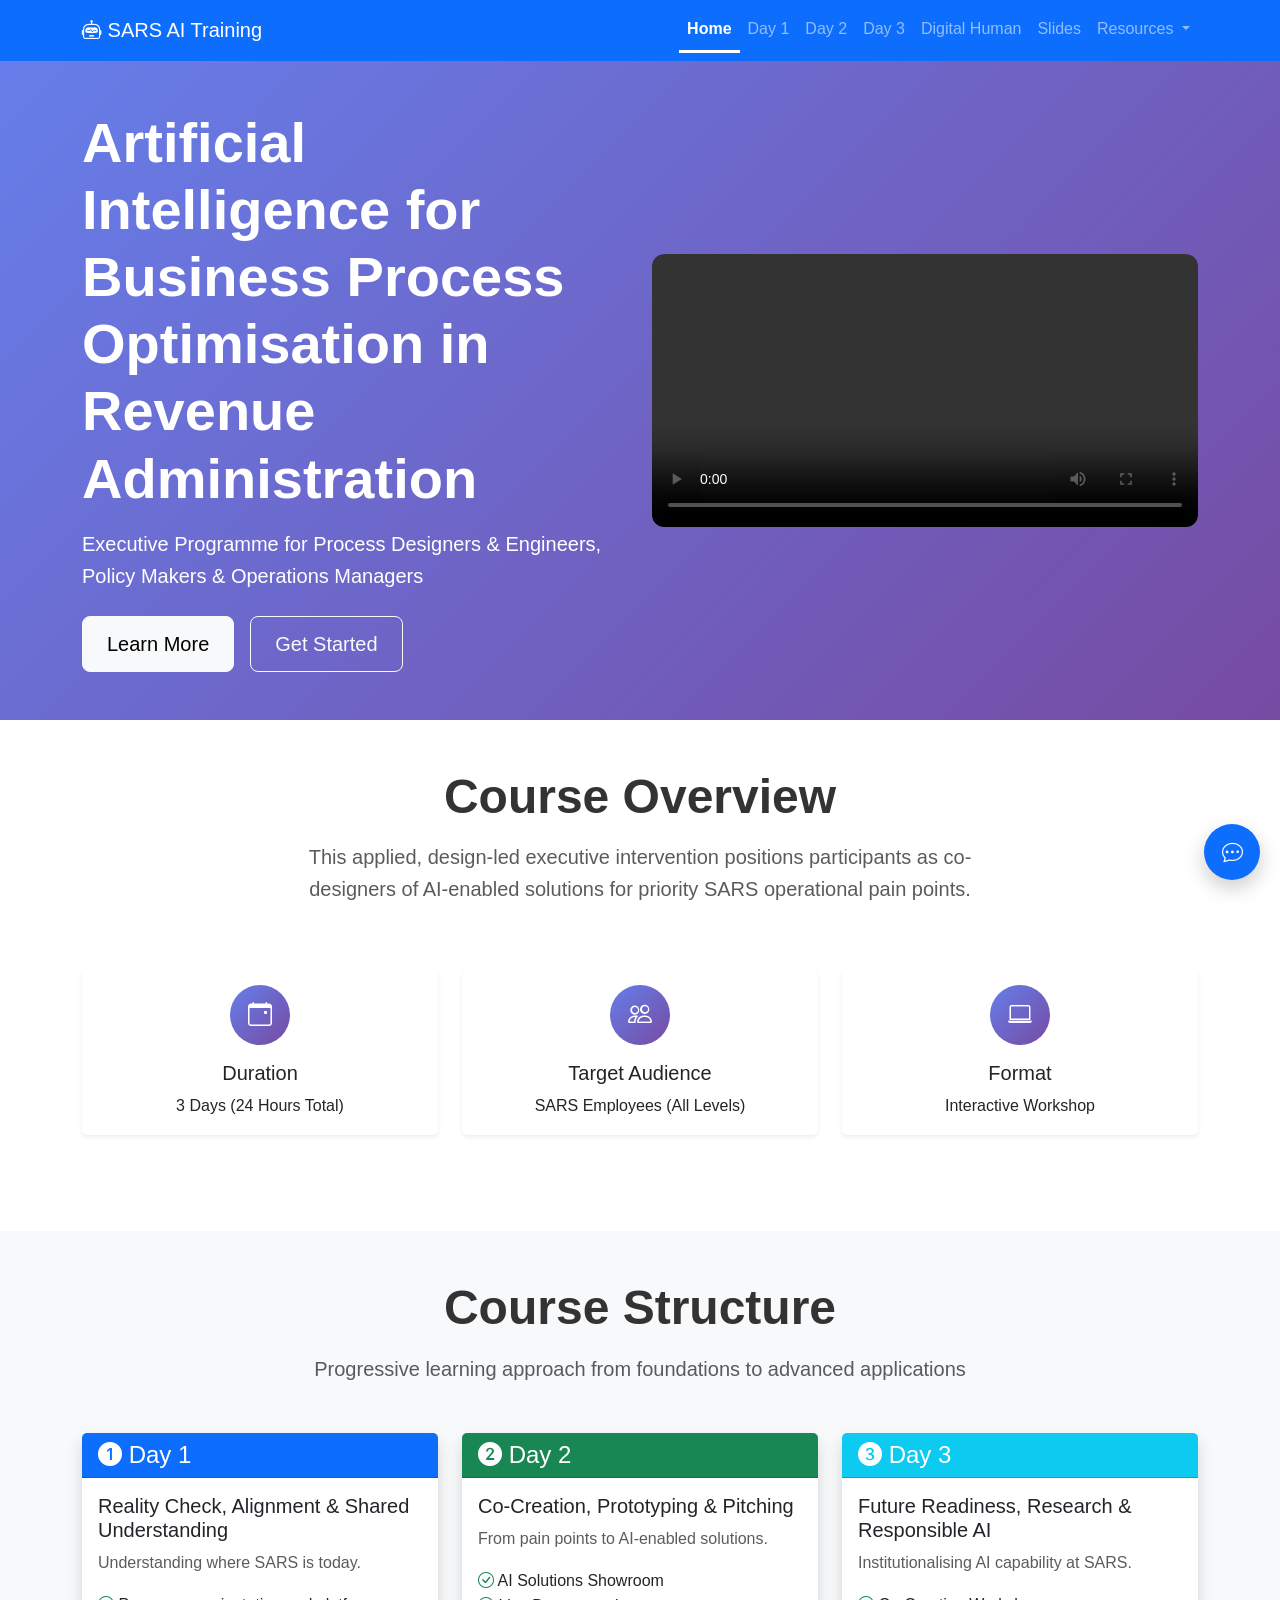
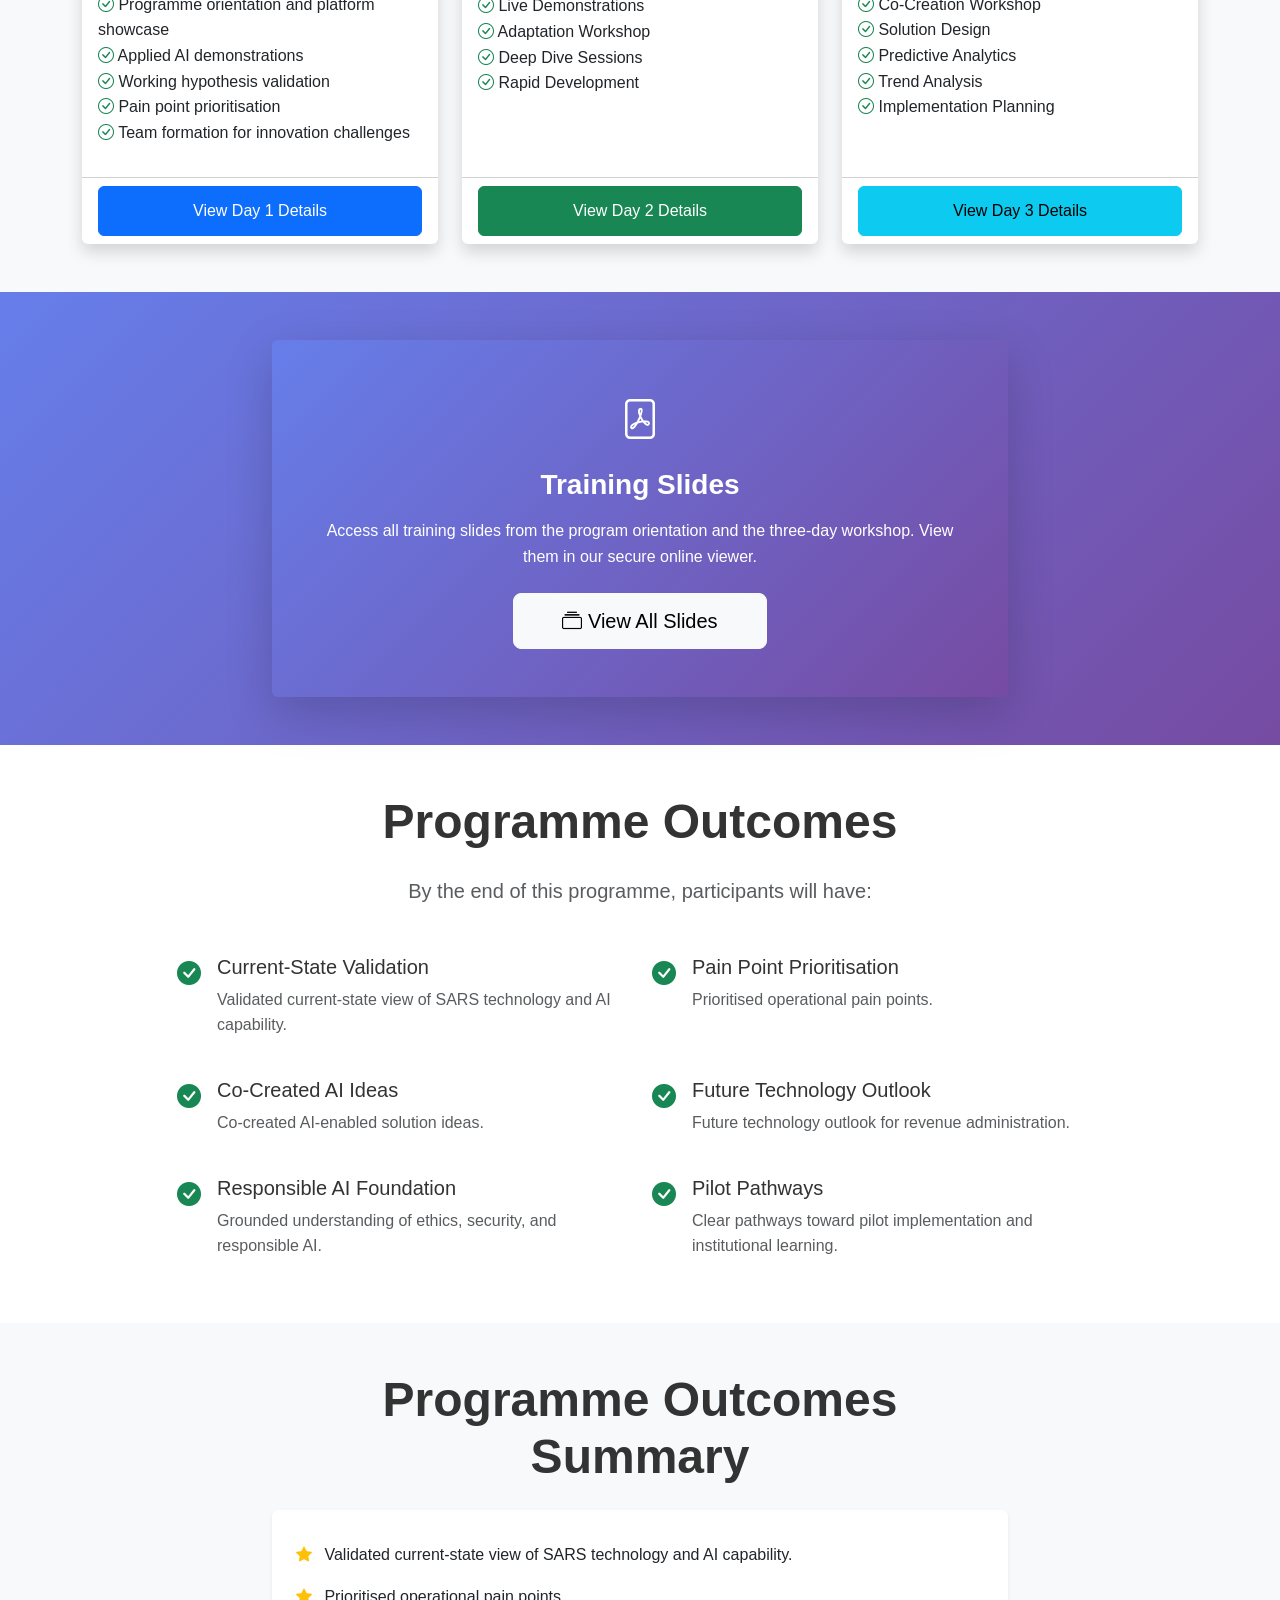
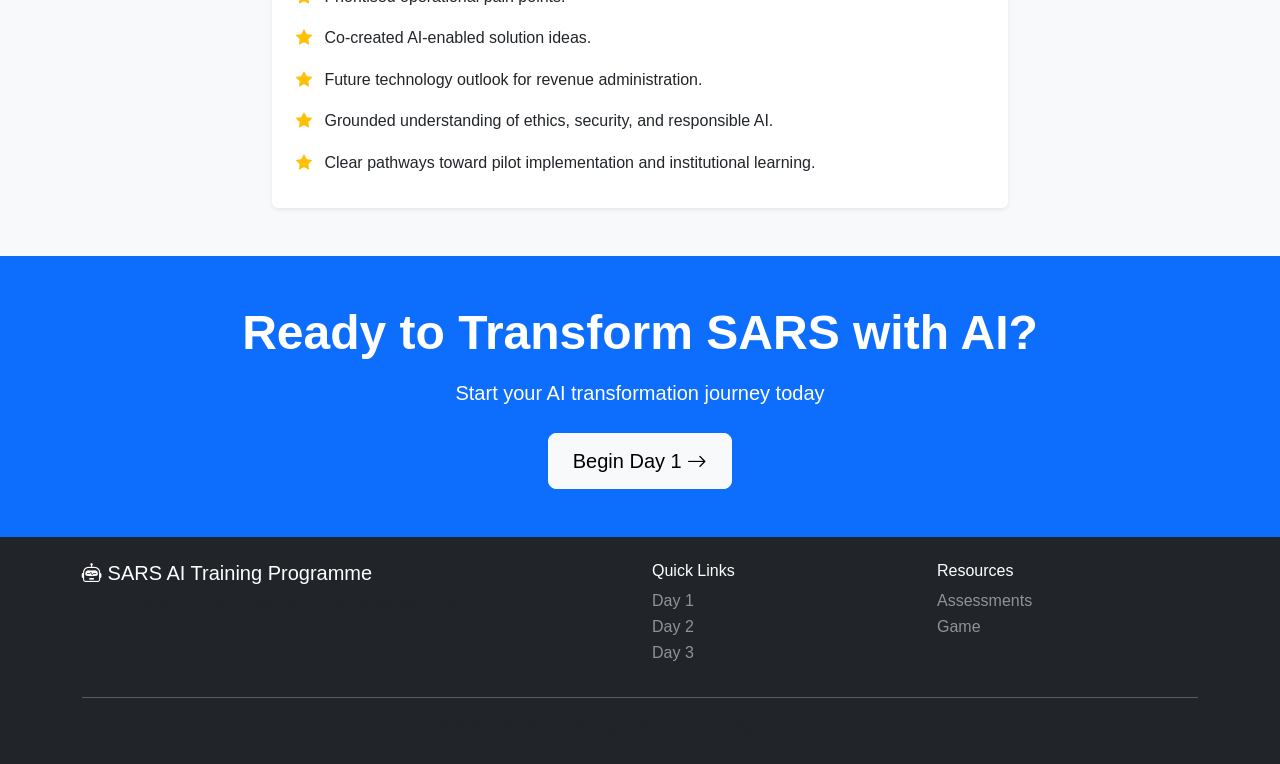
<file: index.html>
<!DOCTYPE html>
<html lang="en">
<head>
    <meta charset="UTF-8">
    <meta name="viewport" content="width=device-width, initial-scale=1.0">
    <title>Artificial Intelligence for Business Process Optimisation | SARS</title>
    <link href="https://cdn.jsdelivr.net/npm/bootstrap@5.3.0/dist/css/bootstrap.min.css" rel="stylesheet">
    <link rel="stylesheet" href="https://cdn.jsdelivr.net/npm/bootstrap-icons@1.10.0/font/bootstrap-icons.css">
    <link href="assets/css/style.css" rel="stylesheet">
</head>
<body>
    <!-- Navigation -->
    <nav class="navbar navbar-expand-lg navbar-dark bg-primary sticky-top">
        <div class="container">
            <a class="navbar-brand" href="index.html">
                <i class="bi bi-robot"></i> SARS AI Training
            </a>
            <button class="navbar-toggler" type="button" data-bs-toggle="collapse" data-bs-target="#navbarNav" aria-label="Toggle navigation" title="Toggle navigation">
                <span class="navbar-toggler-icon"></span>
            </button>
            <div class="collapse navbar-collapse" id="navbarNav">
                <ul class="navbar-nav ms-auto">
                    <li class="nav-item">
                        <a class="nav-link active" href="index.html">Home</a>
                    </li>
                    <li class="nav-item">
                        <a class="nav-link" href="day-1.html">Day 1</a>
                    </li>
                    <li class="nav-item">
                        <a class="nav-link" href="day-2.html">Day 2</a>
                    </li>
                    <li class="nav-item">
                        <a class="nav-link" href="day-3.html">Day 3</a>
                    </li>
                    <li class="nav-item">
                        <a class="nav-link" href="Digital_Human.html">Digital Human</a>
                    </li>
                    <li class="nav-item">
                        <a class="nav-link" href="slides.html">Slides</a>
                    </li>
                    <li class="nav-item dropdown">
                        <a class="nav-link dropdown-toggle" href="#" id="resourcesDropdown" role="button" data-bs-toggle="dropdown">
                            Resources
                        </a>
                        <ul class="dropdown-menu">
                            <li><a class="dropdown-item" href="https://docs.google.com/forms/d/e/1FAIpQLScgxORIvti87Dmp4ssuYSbtVlGbW7jDQqF4EMbZysF6njmWOQ/viewform" target="_blank" rel="noopener noreferrer">Assessments</a></li>
                            <li><a class="dropdown-item" href="https://docs.google.com/forms/d/e/1FAIpQLSdU_kri-s2J3TwpX7VQXNLw1x2j-GswYkLxmT7SFkOb48h6Xw/viewform" target="_blank" rel="noopener noreferrer">Game</a></li>
                            <!-- <li><a class="dropdown-item" href="case-studies.html">Case Studies</a></li> -->
                            <!-- <li><a class="dropdown-item" href="implementation.html">Implementation Guide</a></li> -->
                        </ul>
                    </li>
                </ul>
            </div>
        </div>
    </nav>

    <!-- Hero Section -->
    <section class="hero-section bg-gradient text-white py-5">
        <div class="container">
            <div class="row align-items-center">
                <div class="col-lg-6">
                    <h1 class="display-4 fw-bold mb-3">Artificial Intelligence for Business Process Optimisation in Revenue Administration</h1>
                    <p class="lead mb-4">Executive Programme for Process Designers &amp; Engineers, Policy Makers &amp; Operations Managers</p>
                    <div class="d-flex gap-3">
                        <a href="#overview" class="btn btn-light btn-lg">Learn More</a>
                        <a href="day-1.html" class="btn btn-outline-light btn-lg">Get Started</a>
                    </div>
                </div>
                <div class="col-lg-6 text-center mt-4 mt-lg-0">
                    <div class="hero-video-wrapper">
                        <video class="hero-video" controls playsinline preload="metadata">
                            <source src="Avatar%20IV%20Video%20(3).mp4" type="video/mp4">
                            Your browser does not support the video tag.
                        </video>
                    </div>
                </div>
            </div>
        </div>
    </section>

    <!-- Overview Section -->
    <section id="overview" class="py-5">
        <div class="container">
            <div class="row">
                <div class="col-lg-8 mx-auto text-center mb-5">
                    <h2 class="display-5 fw-bold mb-3">Course Overview</h2>
                    <p class="lead text-muted">This applied, design-led executive intervention positions participants as co-designers of AI-enabled solutions for priority SARS operational pain points.</p>
                </div>
            </div>
            
            <div class="row g-4 mb-5">
                <div class="col-md-4">
                    <div class="card h-100 shadow-sm">
                        <div class="card-body text-center">
                            <div class="feature-icon bg-primary bg-gradient text-white rounded-circle mb-3 mx-auto">
                                <i class="bi bi-calendar-event fs-4"></i>
                            </div>
                            <h5 class="card-title">Duration</h5>
                            <p class="card-text">3 Days (24 Hours Total)</p>
                        </div>
                    </div>
                </div>
                <div class="col-md-4">
                    <div class="card h-100 shadow-sm">
                        <div class="card-body text-center">
                            <div class="feature-icon bg-success bg-gradient text-white rounded-circle mb-3 mx-auto">
                                <i class="bi bi-people fs-4"></i>
                            </div>
                            <h5 class="card-title">Target Audience</h5>
                            <p class="card-text">SARS Employees (All Levels)</p>
                        </div>
                    </div>
                </div>
                <div class="col-md-4">
                    <div class="card h-100 shadow-sm">
                        <div class="card-body text-center">
                            <div class="feature-icon bg-info bg-gradient text-white rounded-circle mb-3 mx-auto">
                                <i class="bi bi-laptop fs-4"></i>
                            </div>
                            <h5 class="card-title">Format</h5>
                            <p class="card-text">Interactive Workshop</p>
                        </div>
                    </div>
                </div>
            </div>
        </div>
    </section>

    <!-- Course Structure Section -->
    <section class="bg-light py-5">
        <div class="container">
            <div class="text-center mb-5">
                <h2 class="display-5 fw-bold mb-3">Course Structure</h2>
                <p class="lead text-muted">Progressive learning approach from foundations to advanced applications</p>
            </div>

            <div class="row g-4">
                <!-- Day 1 -->
                <div class="col-lg-4">
                    <div class="card h-100 shadow border-0">
                        <div class="card-header bg-primary text-white">
                            <h4 class="mb-0"><i class="bi bi-1-circle-fill"></i> Day 1</h4>
                        </div>
                        <div class="card-body">
                            <h5 class="card-title">Reality Check, Alignment &amp; Shared Understanding</h5>
                            <p class="card-text text-muted mb-3">Understanding where SARS is today.</p>
                            <ul class="list-unstyled">
                                <li><i class="bi bi-check-circle text-success"></i> Programme orientation and platform showcase</li>
                                <li><i class="bi bi-check-circle text-success"></i> Applied AI demonstrations</li>
                                <li><i class="bi bi-check-circle text-success"></i> Working hypothesis validation</li>
                                <li><i class="bi bi-check-circle text-success"></i> Pain point prioritisation</li>
                                <li><i class="bi bi-check-circle text-success"></i> Team formation for innovation challenges</li>
                            </ul>
                        </div>
                        <div class="card-footer bg-transparent">
                            <a href="day-1.html" class="btn btn-primary w-100">View Day 1 Details</a>
                        </div>
                    </div>
                </div>

                <!-- Day 2 -->
                <div class="col-lg-4">
                    <div class="card h-100 shadow border-0">
                        <div class="card-header bg-success text-white">
                            <h4 class="mb-0"><i class="bi bi-2-circle-fill"></i> Day 2</h4>
                        </div>
                        <div class="card-body">
                            <h5 class="card-title">Co-Creation, Prototyping &amp; Pitching</h5>
                            <p class="card-text text-muted mb-3">From pain points to AI-enabled solutions.</p>
                            <ul class="list-unstyled">
                                <li><i class="bi bi-check-circle text-success"></i> AI Solutions Showroom</li>
                                <li><i class="bi bi-check-circle text-success"></i> Live Demonstrations</li>
                                <li><i class="bi bi-check-circle text-success"></i> Adaptation Workshop</li>
                                <li><i class="bi bi-check-circle text-success"></i> Deep Dive Sessions</li>
                                <li><i class="bi bi-check-circle text-success"></i> Rapid Development</li>
                            </ul>
                        </div>
                        <div class="card-footer bg-transparent">
                            <a href="day-2.html" class="btn btn-success w-100">View Day 2 Details</a>
                        </div>
                    </div>
                </div>

                <!-- Day 3 -->
                <div class="col-lg-4">
                    <div class="card h-100 shadow border-0">
                        <div class="card-header bg-info text-white">
                            <h4 class="mb-0"><i class="bi bi-3-circle-fill"></i> Day 3</h4>
                        </div>
                        <div class="card-body">
                            <h5 class="card-title">Future Readiness, Research &amp; Responsible AI</h5>
                            <p class="card-text text-muted mb-3">Institutionalising AI capability at SARS.</p>
                            <ul class="list-unstyled">
                                <li><i class="bi bi-check-circle text-success"></i> Co-Creation Workshop</li>
                                <li><i class="bi bi-check-circle text-success"></i> Solution Design</li>
                                <li><i class="bi bi-check-circle text-success"></i> Predictive Analytics</li>
                                <li><i class="bi bi-check-circle text-success"></i> Trend Analysis</li>
                                <li><i class="bi bi-check-circle text-success"></i> Implementation Planning</li>
                            </ul>
                        </div>
                        <div class="card-footer bg-transparent">
                            <a href="day-3.html" class="btn btn-info w-100">View Day 3 Details</a>
                        </div>
                    </div>
                </div>
            </div>
        </div>
    </section>

    <!-- Training Slides Section -->
    <section class="py-5 bg-gradient">
        <div class="container">
            <div class="row">
                <div class="col-lg-8 mx-auto">
                    <div class="card shadow-lg border-0" style="background: linear-gradient(135deg, #667eea 0%, #764ba2 100%); color: white;">
                        <div class="card-body p-5 text-center">
                            <i class="bi bi-file-pdf fs-1 mb-3" style="display: block;"></i>
                            <h3 class="card-title fw-bold mb-3">Training Slides</h3>
                            <p class="card-text mb-4">Access all training slides from the program orientation and the three-day workshop. View them in our secure online viewer.</p>
                            <a href="slides.html" class="btn btn-light btn-lg px-5">
                                <i class="bi bi-collection"></i> View All Slides
                            </a>
                        </div>
                    </div>
                </div>
            </div>
        </div>
    </section>

    <!-- Programme Outcomes -->
    <section class="py-5">
        <div class="container">
            <div class="row">
                <div class="col-lg-10 mx-auto">
                    <h2 class="display-5 fw-bold mb-4 text-center">Programme Outcomes</h2>
                    <p class="lead text-center text-muted mb-5">By the end of this programme, participants will have:</p>
                    
                    <div class="row g-4">
                        <div class="col-md-6">
                            <div class="d-flex">
                                <div class="flex-shrink-0">
                                    <i class="bi bi-check-circle-fill text-success fs-4 me-3"></i>
                                </div>
                                <div>
                                    <h5>Current-State Validation</h5>
                                    <p class="text-muted">Validated current-state view of SARS technology and AI capability.</p>
                                </div>
                            </div>
                        </div>
                        <div class="col-md-6">
                            <div class="d-flex">
                                <div class="flex-shrink-0">
                                    <i class="bi bi-check-circle-fill text-success fs-4 me-3"></i>
                                </div>
                                <div>
                                    <h5>Pain Point Prioritisation</h5>
                                    <p class="text-muted">Prioritised operational pain points.</p>
                                </div>
                            </div>
                        </div>
                        <div class="col-md-6">
                            <div class="d-flex">
                                <div class="flex-shrink-0">
                                    <i class="bi bi-check-circle-fill text-success fs-4 me-3"></i>
                                </div>
                                <div>
                                    <h5>Co-Created AI Ideas</h5>
                                    <p class="text-muted">Co-created AI-enabled solution ideas.</p>
                                </div>
                            </div>
                        </div>
                        <div class="col-md-6">
                            <div class="d-flex">
                                <div class="flex-shrink-0">
                                    <i class="bi bi-check-circle-fill text-success fs-4 me-3"></i>
                                </div>
                                <div>
                                    <h5>Future Technology Outlook</h5>
                                    <p class="text-muted">Future technology outlook for revenue administration.</p>
                                </div>
                            </div>
                        </div>
                        <div class="col-md-6">
                            <div class="d-flex">
                                <div class="flex-shrink-0">
                                    <i class="bi bi-check-circle-fill text-success fs-4 me-3"></i>
                                </div>
                                <div>
                                    <h5>Responsible AI Foundation</h5>
                                    <p class="text-muted">Grounded understanding of ethics, security, and responsible AI.</p>
                                </div>
                            </div>
                        </div>
                        <div class="col-md-6">
                            <div class="d-flex">
                                <div class="flex-shrink-0">
                                    <i class="bi bi-check-circle-fill text-success fs-4 me-3"></i>
                                </div>
                                <div>
                                    <h5>Pilot Pathways</h5>
                                    <p class="text-muted">Clear pathways toward pilot implementation and institutional learning.</p>
                                </div>
                            </div>
                        </div>
                    </div>
                </div>
            </div>
        </div>
    </section>

    <!-- Programme Outcomes Summary -->
    <section class="bg-light py-5">
        <div class="container">
            <div class="row">
                <div class="col-lg-8 mx-auto">
                    <h2 class="display-5 fw-bold mb-4 text-center">Programme Outcomes Summary</h2>
                    <div class="card shadow-sm border-0">
                        <div class="card-body p-4">
                            <div class="list-group list-group-flush">
                                <div class="list-group-item border-0 px-0">
                                    <i class="bi bi-star-fill text-warning me-2"></i>
                                    Validated current-state view of SARS technology and AI capability.
                                </div>
                                <div class="list-group-item border-0 px-0">
                                    <i class="bi bi-star-fill text-warning me-2"></i>
                                    Prioritised operational pain points.
                                </div>
                                <div class="list-group-item border-0 px-0">
                                    <i class="bi bi-star-fill text-warning me-2"></i>
                                    Co-created AI-enabled solution ideas.
                                </div>
                                <div class="list-group-item border-0 px-0">
                                    <i class="bi bi-star-fill text-warning me-2"></i>
                                    Future technology outlook for revenue administration.
                                </div>
                                <div class="list-group-item border-0 px-0">
                                    <i class="bi bi-star-fill text-warning me-2"></i>
                                    Grounded understanding of ethics, security, and responsible AI.
                                </div>
                                <div class="list-group-item border-0 px-0">
                                    <i class="bi bi-star-fill text-warning me-2"></i>
                                    Clear pathways toward pilot implementation and institutional learning.
                                </div>
                            </div>
                        </div>
                    </div>
                </div>
            </div>
        </div>
    </section>

    <!-- CTA Section -->
    <section class="py-5 bg-primary text-white">
        <div class="container text-center">
            <h2 class="display-5 fw-bold mb-3">Ready to Transform SARS with AI?</h2>
            <p class="lead mb-4">Start your AI transformation journey today</p>
            <a href="day-1.html" class="btn btn-light btn-lg">Begin Day 1 <i class="bi bi-arrow-right"></i></a>
        </div>
    </section>

    <!-- Footer -->
    <footer class="bg-dark text-white py-4">
        <div class="container">
            <div class="row">
                <div class="col-md-6">
                    <h5><i class="bi bi-robot"></i> SARS AI Training Programme</h5>
                    <p class="text-muted">Empowering revenue services through artificial intelligence</p>
                </div>
                <div class="col-md-3">
                    <h6>Quick Links</h6>
                    <ul class="list-unstyled">
                        <li><a href="day-1.html" class="text-white-50 text-decoration-none">Day 1</a></li>
                        <li><a href="day-2.html" class="text-white-50 text-decoration-none">Day 2</a></li>
                        <li><a href="day-3.html" class="text-white-50 text-decoration-none">Day 3</a></li>
                    </ul>
                </div>
                <div class="col-md-3">
                    <h6>Resources</h6>
                    <ul class="list-unstyled">
                        <li><a href="https://docs.google.com/forms/d/e/1FAIpQLScgxORIvti87Dmp4ssuYSbtVlGbW7jDQqF4EMbZysF6njmWOQ/viewform" target="_blank" rel="noopener noreferrer" class="text-white-50 text-decoration-none">Assessments</a></li>
                        <li><a href="https://docs.google.com/forms/d/e/1FAIpQLSdU_kri-s2J3TwpX7VQXNLw1x2j-GswYkLxmT7SFkOb48h6Xw/viewform" target="_blank" rel="noopener noreferrer" class="text-white-50 text-decoration-none">Game</a></li>
                        <!-- <li><a href="case-studies.html" class="text-white-50 text-decoration-none">Case Studies</a></li> -->
                    </ul>
                </div>
            </div>
            <hr class="bg-secondary">
            <div class="text-center text-muted">
                <p class="mb-0">&copy; 2026 SARS AI Training Programme. All rights reserved.</p>
            </div>
        </div>
    </footer>

    <script src="https://cdn.jsdelivr.net/npm/bootstrap@5.3.0/dist/js/bootstrap.bundle.min.js"></script>
    <script src="assets/js/script.js"></script>
</body>
</html>
</file>
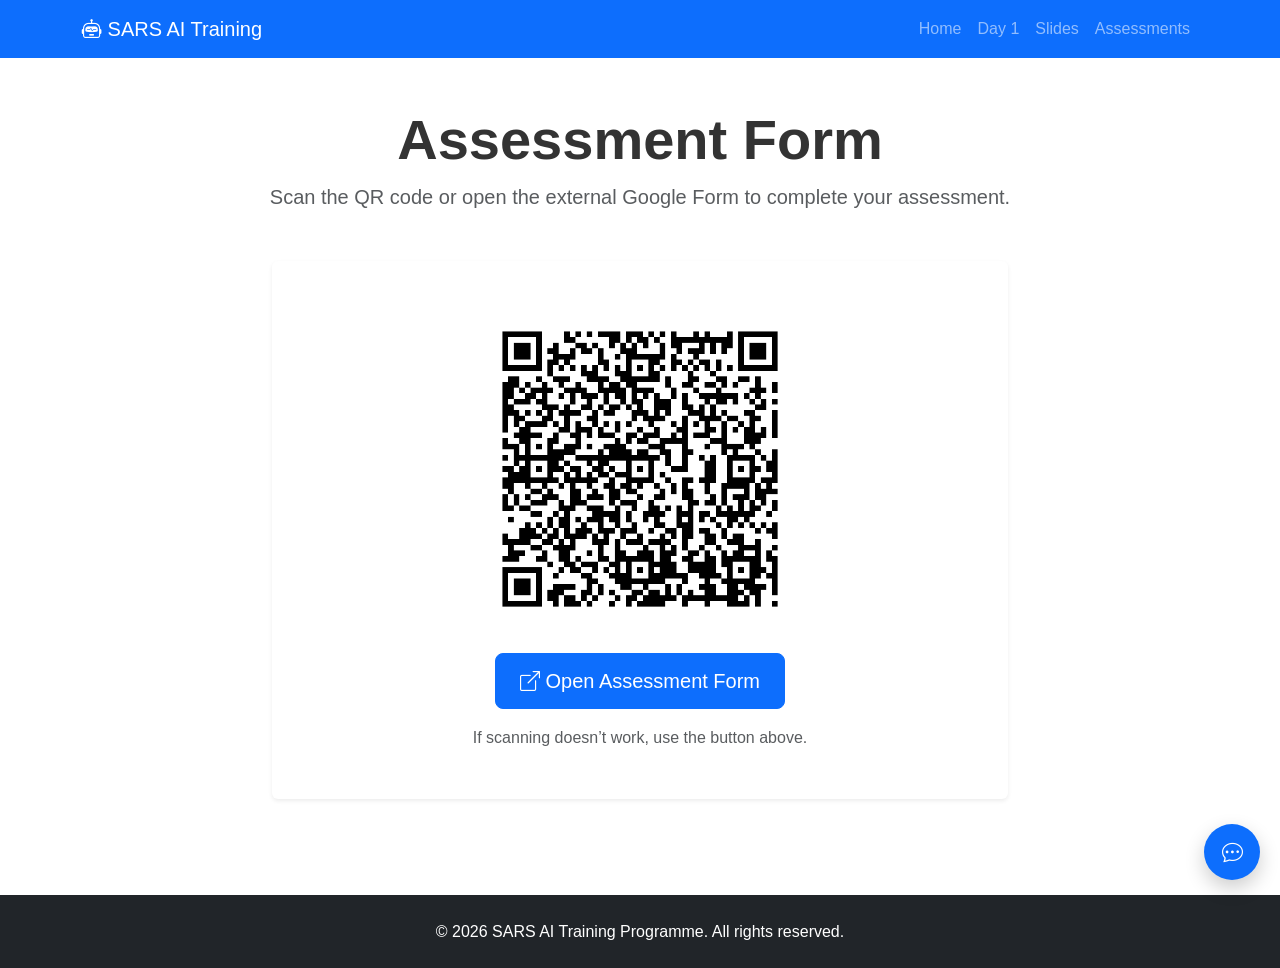
<file: assessments.html>
<!DOCTYPE html>
<html lang="en">
<head>
    <meta charset="UTF-8">
    <meta name="viewport" content="width=device-width, initial-scale=1.0">
    <title>Assessment Form | SARS AI Training</title>
    <link href="https://cdn.jsdelivr.net/npm/bootstrap@5.3.0/dist/css/bootstrap.min.css" rel="stylesheet">
    <link rel="stylesheet" href="https://cdn.jsdelivr.net/npm/bootstrap-icons@1.10.0/font/bootstrap-icons.css">
    <link href="assets/css/style.css" rel="stylesheet">
</head>
<body>
    <nav class="navbar navbar-expand-lg navbar-dark bg-primary sticky-top">
        <div class="container">
            <a class="navbar-brand" href="index.html"><i class="bi bi-robot"></i> SARS AI Training</a>
            <button class="navbar-toggler" type="button" data-bs-toggle="collapse" data-bs-target="#navbarNav" aria-label="Toggle navigation" title="Toggle navigation">
                <span class="navbar-toggler-icon"></span>
            </button>
            <div class="collapse navbar-collapse" id="navbarNav">
                <ul class="navbar-nav ms-auto">
                    <li class="nav-item"><a class="nav-link" href="index.html">Home</a></li>
                    <li class="nav-item"><a class="nav-link" href="day-1.html">Day 1</a></li>
                    <li class="nav-item"><a class="nav-link" href="slides.html">Slides</a></li>
                    <li class="nav-item"><a class="nav-link" href="https://docs.google.com/forms/d/e/1FAIpQLScgxORIvti87Dmp4ssuYSbtVlGbW7jDQqF4EMbZysF6njmWOQ/viewform" target="_blank" rel="noopener noreferrer">Assessments</a></li>
                </ul>
            </div>
        </div>
    </nav>

    <section class="py-5">
        <div class="container">
            <div class="text-center mb-5">
                <h1 class="display-4 fw-bold">Assessment Form</h1>
                <p class="lead text-muted">Scan the QR code or open the external Google Form to complete your assessment.</p>
            </div>

            <div class="row">
                <div class="col-lg-8 mx-auto">
                    <div class="card shadow-sm border-0">
                        <div class="card-body text-center p-4 p-md-5">
                            <img src="QRCode Assessment.png" class="img-fluid rounded mb-4" alt="Assessment QR Code" style="max-width: 320px;">
                            <div class="d-grid gap-2 d-md-flex justify-content-md-center">
                                <a href="https://docs.google.com/forms/d/e/1FAIpQLScgxORIvti87Dmp4ssuYSbtVlGbW7jDQqF4EMbZysF6njmWOQ/viewform" target="_blank" rel="noopener noreferrer" class="btn btn-primary btn-lg px-4">
                                    <i class="bi bi-box-arrow-up-right"></i> Open Assessment Form
                                </a>
                            </div>
                            <p class="text-muted mt-3 mb-0">If scanning doesn’t work, use the button above.</p>
                        </div>
                    </div>
                </div>
            </div>
        </div>
    </section>

    <footer class="bg-dark text-white py-4 mt-5">
        <div class="container text-center">
            <p class="mb-0">&copy; 2026 SARS AI Training Programme. All rights reserved.</p>
        </div>
    </footer>

    <script src="https://cdn.jsdelivr.net/npm/bootstrap@5.3.0/dist/js/bootstrap.bundle.min.js"></script>
    <script src="assets/js/script.js"></script>
</body>
</html>
</file>
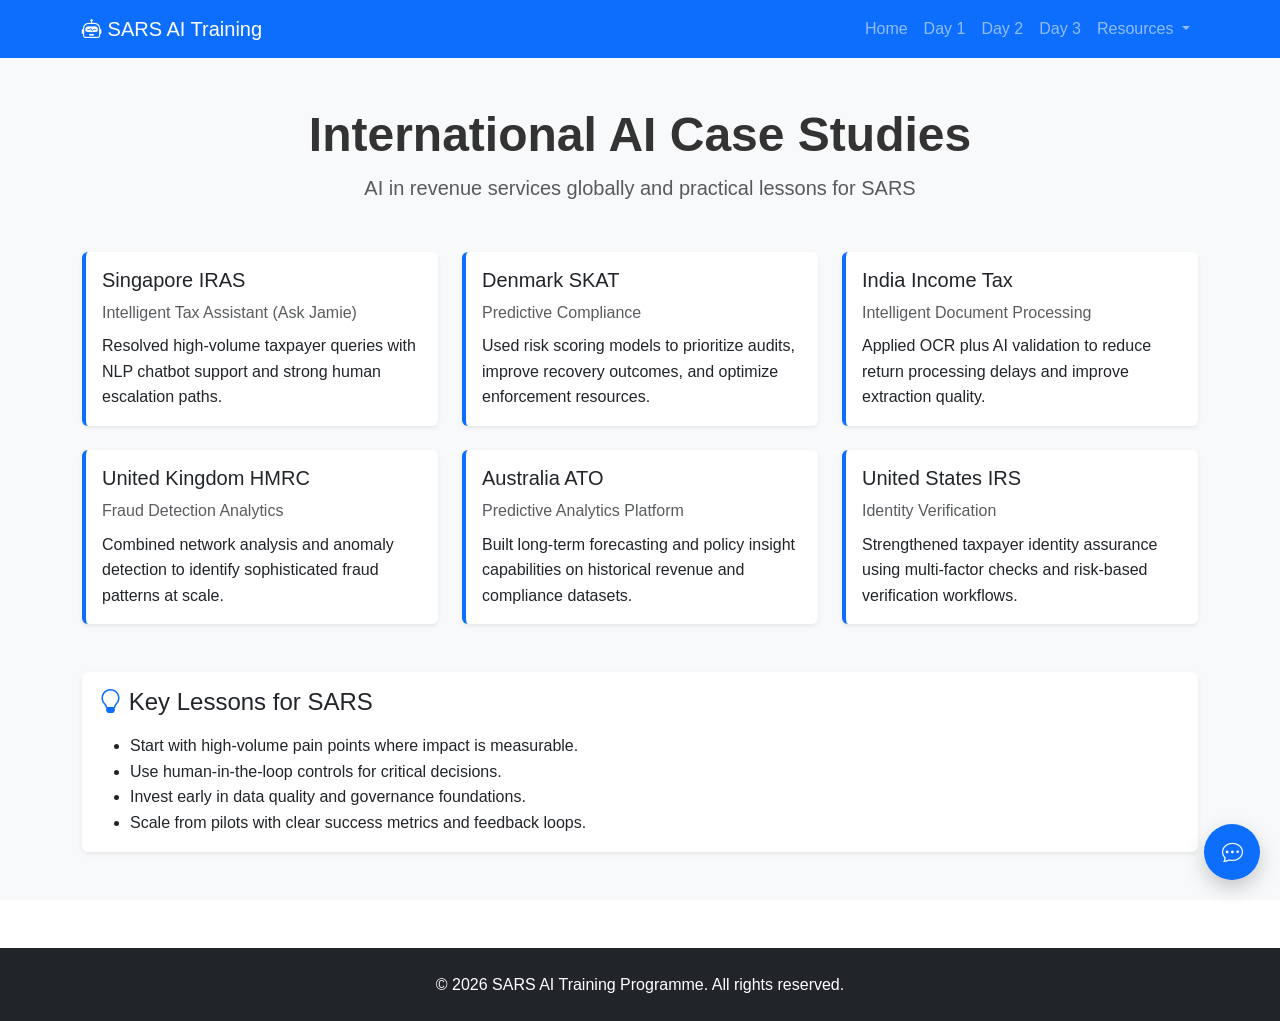
<file: case-studies.html>
<!DOCTYPE html>
<html lang="en">
<head>
    <meta charset="UTF-8">
    <meta name="viewport" content="width=device-width, initial-scale=1.0">
    <title>Case Studies | SARS AI Training</title>
    <link href="https://cdn.jsdelivr.net/npm/bootstrap@5.3.0/dist/css/bootstrap.min.css" rel="stylesheet">
    <link rel="stylesheet" href="https://cdn.jsdelivr.net/npm/bootstrap-icons@1.10.0/font/bootstrap-icons.css">
    <link href="assets/css/style.css" rel="stylesheet">
</head>
<body>
    <nav class="navbar navbar-expand-lg navbar-dark bg-primary sticky-top">
        <div class="container">
            <a class="navbar-brand" href="index.html"><i class="bi bi-robot"></i> SARS AI Training</a>
            <button class="navbar-toggler" type="button" data-bs-toggle="collapse" data-bs-target="#navbarNav" aria-label="Toggle navigation" title="Toggle navigation">
                <span class="navbar-toggler-icon"></span>
            </button>
            <div class="collapse navbar-collapse" id="navbarNav">
                <ul class="navbar-nav ms-auto">
                    <li class="nav-item"><a class="nav-link" href="index.html">Home</a></li>
                    <li class="nav-item"><a class="nav-link" href="day-1.html">Day 1</a></li>
                    <li class="nav-item"><a class="nav-link" href="day-2.html">Day 2</a></li>
                    <li class="nav-item"><a class="nav-link" href="day-3.html">Day 3</a></li>
                    <li class="nav-item dropdown">
                        <a class="nav-link dropdown-toggle active" href="#" id="resourcesDropdown" role="button" data-bs-toggle="dropdown">
                            Resources
                        </a>
                        <ul class="dropdown-menu">
                            <li><a class="dropdown-item" href="https://docs.google.com/forms/d/e/1FAIpQLScgxORIvti87Dmp4ssuYSbtVlGbW7jDQqF4EMbZysF6njmWOQ/viewform" target="_blank" rel="noopener noreferrer">Assessments</a></li>
                            <li><a class="dropdown-item" href="https://docs.google.com/forms/d/e/1FAIpQLSdU_kri-s2J3TwpX7VQXNLw1x2j-GswYkLxmT7SFkOb48h6Xw/viewform" target="_blank" rel="noopener noreferrer">Game</a></li>
                            <!-- <li><a class="dropdown-item active" href="case-studies.html">Case Studies</a></li> -->
                            <!-- <li><a class="dropdown-item" href="implementation.html">Implementation Guide</a></li> -->
                        </ul>
                    </li>
                </ul>
            </div>
        </div>
    </nav>

    <section class="bg-light py-5">
        <div class="container">
            <div class="text-center mb-5">
                <h1 class="display-5 fw-bold">International AI Case Studies</h1>
                <p class="lead text-muted">AI in revenue services globally and practical lessons for SARS</p>
            </div>

            <div class="row g-4">
                <div class="col-md-6 col-lg-4">
                    <div class="card h-100 shadow-sm case-study-card">
                        <div class="card-body">
                            <h5 class="card-title">Singapore IRAS</h5>
                            <p class="text-muted mb-2">Intelligent Tax Assistant (Ask Jamie)</p>
                            <p class="mb-0">Resolved high-volume taxpayer queries with NLP chatbot support and strong human escalation paths.</p>
                        </div>
                    </div>
                </div>
                <div class="col-md-6 col-lg-4">
                    <div class="card h-100 shadow-sm case-study-card">
                        <div class="card-body">
                            <h5 class="card-title">Denmark SKAT</h5>
                            <p class="text-muted mb-2">Predictive Compliance</p>
                            <p class="mb-0">Used risk scoring models to prioritize audits, improve recovery outcomes, and optimize enforcement resources.</p>
                        </div>
                    </div>
                </div>
                <div class="col-md-6 col-lg-4">
                    <div class="card h-100 shadow-sm case-study-card">
                        <div class="card-body">
                            <h5 class="card-title">India Income Tax</h5>
                            <p class="text-muted mb-2">Intelligent Document Processing</p>
                            <p class="mb-0">Applied OCR plus AI validation to reduce return processing delays and improve extraction quality.</p>
                        </div>
                    </div>
                </div>
                <div class="col-md-6 col-lg-4">
                    <div class="card h-100 shadow-sm case-study-card">
                        <div class="card-body">
                            <h5 class="card-title">United Kingdom HMRC</h5>
                            <p class="text-muted mb-2">Fraud Detection Analytics</p>
                            <p class="mb-0">Combined network analysis and anomaly detection to identify sophisticated fraud patterns at scale.</p>
                        </div>
                    </div>
                </div>
                <div class="col-md-6 col-lg-4">
                    <div class="card h-100 shadow-sm case-study-card">
                        <div class="card-body">
                            <h5 class="card-title">Australia ATO</h5>
                            <p class="text-muted mb-2">Predictive Analytics Platform</p>
                            <p class="mb-0">Built long-term forecasting and policy insight capabilities on historical revenue and compliance datasets.</p>
                        </div>
                    </div>
                </div>
                <div class="col-md-6 col-lg-4">
                    <div class="card h-100 shadow-sm case-study-card">
                        <div class="card-body">
                            <h5 class="card-title">United States IRS</h5>
                            <p class="text-muted mb-2">Identity Verification</p>
                            <p class="mb-0">Strengthened taxpayer identity assurance using multi-factor checks and risk-based verification workflows.</p>
                        </div>
                    </div>
                </div>
            </div>

            <div class="card mt-5 border-0 shadow-sm">
                <div class="card-body">
                    <h4 class="mb-3"><i class="bi bi-lightbulb text-primary"></i> Key Lessons for SARS</h4>
                    <ul class="mb-0">
                        <li>Start with high-volume pain points where impact is measurable.</li>
                        <li>Use human-in-the-loop controls for critical decisions.</li>
                        <li>Invest early in data quality and governance foundations.</li>
                        <li>Scale from pilots with clear success metrics and feedback loops.</li>
                    </ul>
                </div>
            </div>
        </div>
    </section>

    <footer class="bg-dark text-white py-4 mt-5">
        <div class="container text-center">
            <p class="mb-0">&copy; 2026 SARS AI Training Programme. All rights reserved.</p>
        </div>
    </footer>

    <script src="https://cdn.jsdelivr.net/npm/bootstrap@5.3.0/dist/js/bootstrap.bundle.min.js"></script>
    <script src="assets/js/script.js"></script>
</body>
</html>
</file>
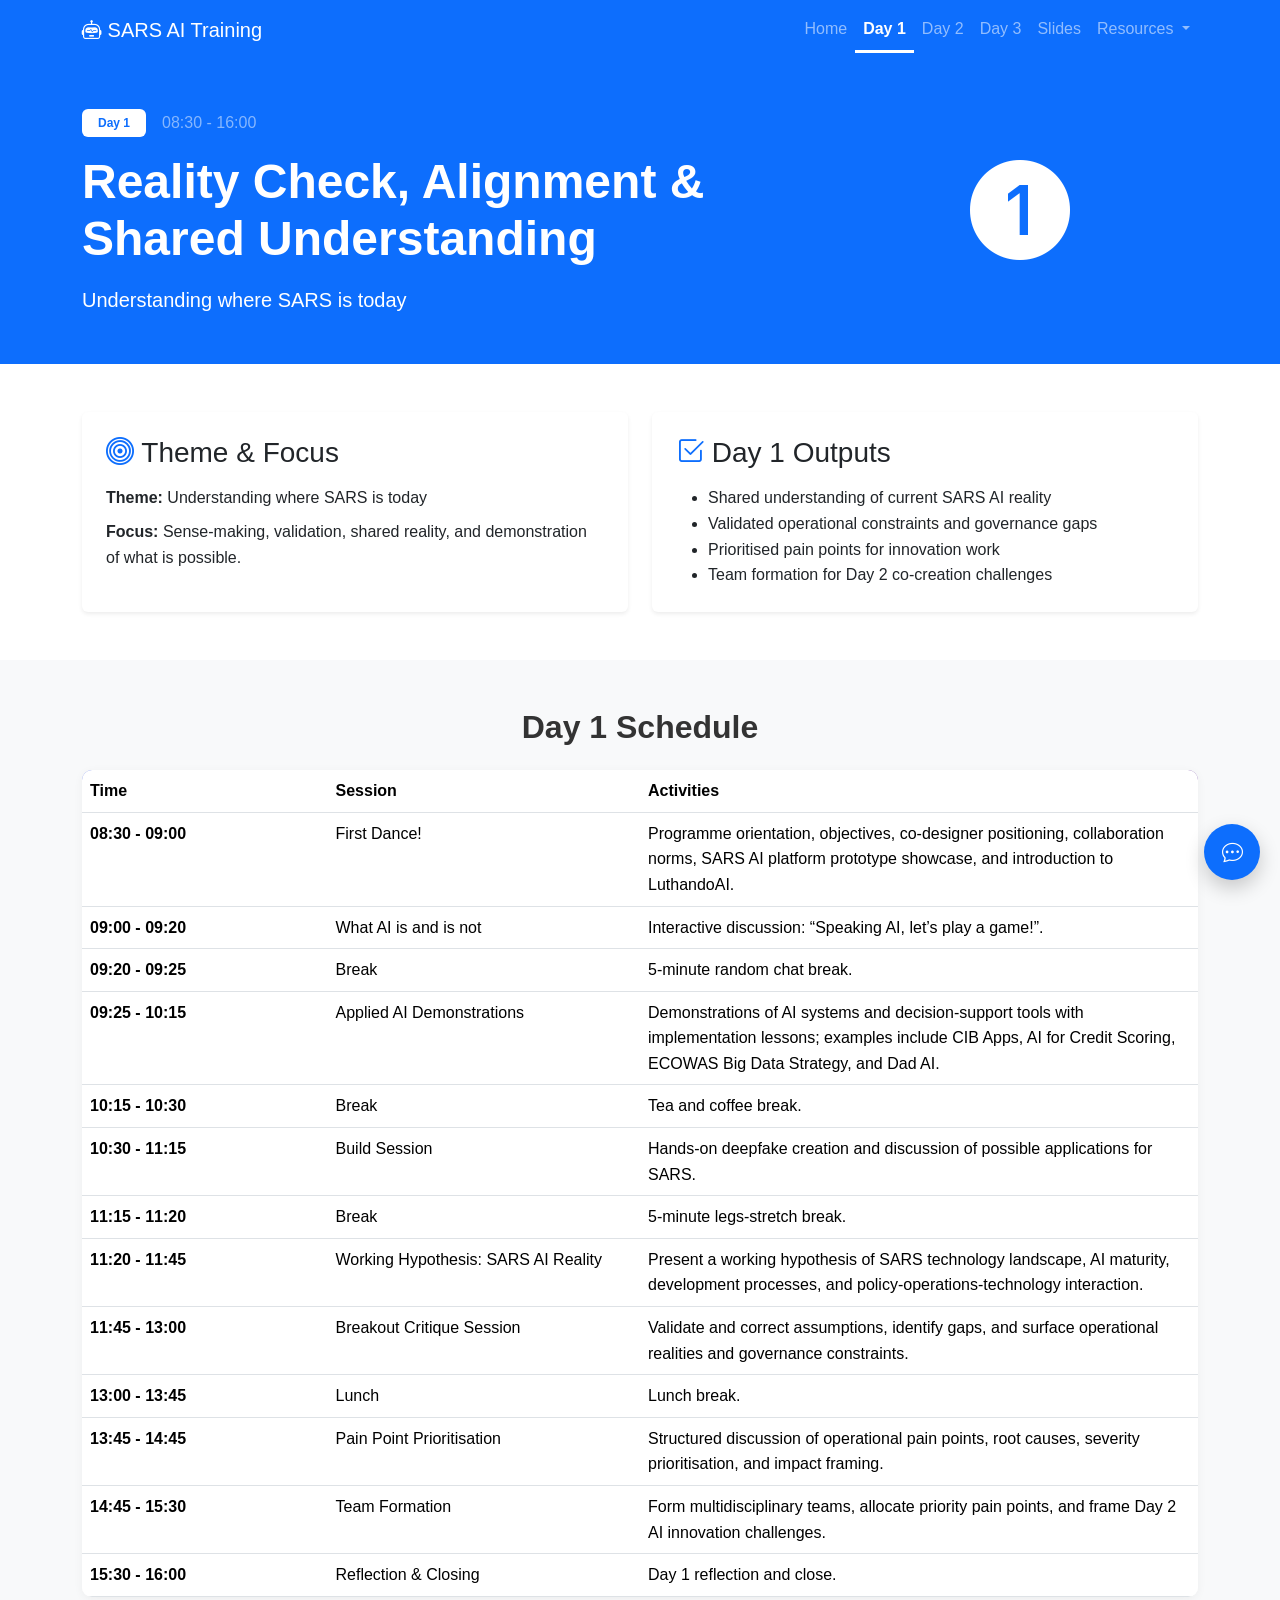
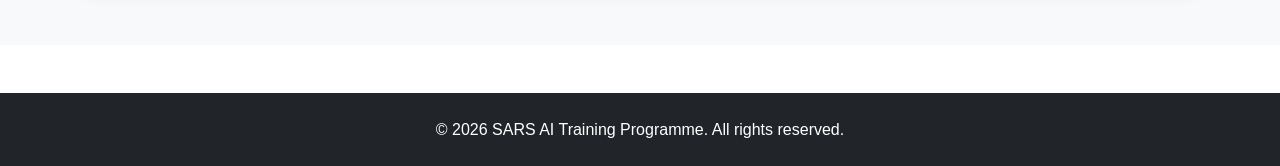
<file: day-1.html>
<!DOCTYPE html>
<html lang="en">
<head>
    <meta charset="UTF-8">
    <meta name="viewport" content="width=device-width, initial-scale=1.0">
    <title>Day 1 - Reality Check, Alignment & Shared Understanding | SARS AI Training</title>
    <link href="https://cdn.jsdelivr.net/npm/bootstrap@5.3.0/dist/css/bootstrap.min.css" rel="stylesheet">
    <link rel="stylesheet" href="https://cdn.jsdelivr.net/npm/bootstrap-icons@1.10.0/font/bootstrap-icons.css">
    <link href="assets/css/style.css" rel="stylesheet">
</head>
<body>
    <nav class="navbar navbar-expand-lg navbar-dark bg-primary sticky-top">
        <div class="container">
            <a class="navbar-brand" href="index.html">
                <i class="bi bi-robot"></i> SARS AI Training
            </a>
            <button class="navbar-toggler" type="button" data-bs-toggle="collapse" data-bs-target="#navbarNav" aria-label="Toggle navigation" title="Toggle navigation">
                <span class="navbar-toggler-icon"></span>
            </button>
            <div class="collapse navbar-collapse" id="navbarNav">
                <ul class="navbar-nav ms-auto">
                    <li class="nav-item"><a class="nav-link" href="index.html">Home</a></li>
                    <li class="nav-item"><a class="nav-link active" href="day-1.html">Day 1</a></li>
                    <li class="nav-item"><a class="nav-link" href="day-2.html">Day 2</a></li>
                    <li class="nav-item"><a class="nav-link" href="day-3.html">Day 3</a></li>
                    <li class="nav-item"><a class="nav-link" href="slides.html">Slides</a></li>
                    <li class="nav-item dropdown">
                        <a class="nav-link dropdown-toggle" href="#" id="resourcesDropdown" role="button" data-bs-toggle="dropdown">
                            Resources
                        </a>
                        <ul class="dropdown-menu">
                            <li><a class="dropdown-item" href="https://docs.google.com/forms/d/e/1FAIpQLScgxORIvti87Dmp4ssuYSbtVlGbW7jDQqF4EMbZysF6njmWOQ/viewform" target="_blank" rel="noopener noreferrer">Assessments</a></li>
                            <li><a class="dropdown-item" href="https://docs.google.com/forms/d/e/1FAIpQLSdU_kri-s2J3TwpX7VQXNLw1x2j-GswYkLxmT7SFkOb48h6Xw/viewform" target="_blank" rel="noopener noreferrer">Game</a></li>
                            <!-- <li><a class="dropdown-item" href="case-studies.html">Case Studies</a></li> -->
                            <!-- <li><a class="dropdown-item" href="implementation.html">Implementation Guide</a></li> -->
                        </ul>
                    </li>
                </ul>
            </div>
        </div>
    </nav>

    <section class="bg-primary text-white py-5">
        <div class="container">
            <div class="row align-items-center">
                <div class="col-lg-8">
                    <div class="d-flex align-items-center mb-3">
                        <span class="badge bg-white text-primary me-3 px-3 py-2">Day 1</span>
                        <span class="text-white-50">08:30 - 16:00</span>
                    </div>
                    <h1 class="display-5 fw-bold mb-3">Reality Check, Alignment &amp; Shared Understanding</h1>
                    <p class="lead mb-0">Understanding where SARS is today</p>
                </div>
                <div class="col-lg-4 text-center mt-4 mt-lg-0">
                    <i class="bi bi-1-circle-fill day-icon-large"></i>
                </div>
            </div>
        </div>
    </section>

    <section class="py-5">
        <div class="container">
            <div class="row g-4">
                <div class="col-lg-6">
                    <div class="card border-0 shadow-sm h-100">
                        <div class="card-body p-4">
                            <h3 class="mb-3"><i class="bi bi-bullseye text-primary"></i> Theme &amp; Focus</h3>
                            <p class="mb-2"><strong>Theme:</strong> Understanding where SARS is today</p>
                            <p class="mb-0"><strong>Focus:</strong> Sense-making, validation, shared reality, and demonstration of what is possible.</p>
                        </div>
                    </div>
                </div>
                <div class="col-lg-6">
                    <div class="card border-0 shadow-sm h-100">
                        <div class="card-body p-4">
                            <h3 class="mb-3"><i class="bi bi-check2-square text-primary"></i> Day 1 Outputs</h3>
                            <ul class="mb-0">
                                <li>Shared understanding of current SARS AI reality</li>
                                <li>Validated operational constraints and governance gaps</li>
                                <li>Prioritised pain points for innovation work</li>
                                <li>Team formation for Day 2 co-creation challenges</li>
                            </ul>
                        </div>
                    </div>
                </div>
            </div>
        </div>
    </section>

    <section class="bg-light py-5">
        <div class="container">
            <h2 class="text-center fw-bold mb-4">Day 1 Schedule</h2>
            <div class="table-responsive table-custom">
                <table class="table table-hover mb-0">
                    <thead>
                        <tr>
                            <th style="width: 22%;">Time</th>
                            <th style="width: 28%;">Session</th>
                            <th>Activities</th>
                        </tr>
                    </thead>
                    <tbody>
                        <tr>
                            <td class="time-col">08:30 - 09:00</td>
                            <td>First Dance!</td>
                            <td>Programme orientation, objectives, co-designer positioning, collaboration norms, SARS AI platform prototype showcase, and introduction to LuthandoAI.</td>
                        </tr>
                        <tr>
                            <td class="time-col">09:00 - 09:20</td>
                            <td>What AI is and is not</td>
                            <td>Interactive discussion: “Speaking AI, let’s play a game!”.</td>
                        </tr>
                        <tr>
                            <td class="time-col">09:20 - 09:25</td>
                            <td>Break</td>
                            <td>5-minute random chat break.</td>
                        </tr>
                        <tr>
                            <td class="time-col">09:25 - 10:15</td>
                            <td>Applied AI Demonstrations</td>
                            <td>Demonstrations of AI systems and decision-support tools with implementation lessons; examples include CIB Apps, AI for Credit Scoring, ECOWAS Big Data Strategy, and Dad AI.</td>
                        </tr>
                        <tr>
                            <td class="time-col">10:15 - 10:30</td>
                            <td>Break</td>
                            <td>Tea and coffee break.</td>
                        </tr>
                        <tr>
                            <td class="time-col">10:30 - 11:15</td>
                            <td>Build Session</td>
                            <td>Hands-on deepfake creation and discussion of possible applications for SARS.</td>
                        </tr>
                        <tr>
                            <td class="time-col">11:15 - 11:20</td>
                            <td>Break</td>
                            <td>5-minute legs-stretch break.</td>
                        </tr>
                        <tr>
                            <td class="time-col">11:20 - 11:45</td>
                            <td>Working Hypothesis: SARS AI Reality</td>
                            <td>Present a working hypothesis of SARS technology landscape, AI maturity, development processes, and policy-operations-technology interaction.</td>
                        </tr>
                        <tr>
                            <td class="time-col">11:45 - 13:00</td>
                            <td>Breakout Critique Session</td>
                            <td>Validate and correct assumptions, identify gaps, and surface operational realities and governance constraints.</td>
                        </tr>
                        <tr>
                            <td class="time-col">13:00 - 13:45</td>
                            <td>Lunch</td>
                            <td>Lunch break.</td>
                        </tr>
                        <tr>
                            <td class="time-col">13:45 - 14:45</td>
                            <td>Pain Point Prioritisation</td>
                            <td>Structured discussion of operational pain points, root causes, severity prioritisation, and impact framing.</td>
                        </tr>
                        <tr>
                            <td class="time-col">14:45 - 15:30</td>
                            <td>Team Formation</td>
                            <td>Form multidisciplinary teams, allocate priority pain points, and frame Day 2 AI innovation challenges.</td>
                        </tr>
                        <tr>
                            <td class="time-col">15:30 - 16:00</td>
                            <td>Reflection &amp; Closing</td>
                            <td>Day 1 reflection and close.</td>
                        </tr>
                    </tbody>
                </table>
            </div>
        </div>
    </section>

    <footer class="bg-dark text-white py-4 mt-5">
        <div class="container text-center">
            <p class="mb-0">&copy; 2026 SARS AI Training Programme. All rights reserved.</p>
        </div>
    </footer>

    <script src="https://cdn.jsdelivr.net/npm/bootstrap@5.3.0/dist/js/bootstrap.bundle.min.js"></script>
    <script src="assets/js/script.js"></script>
</body>
</html>
</file>
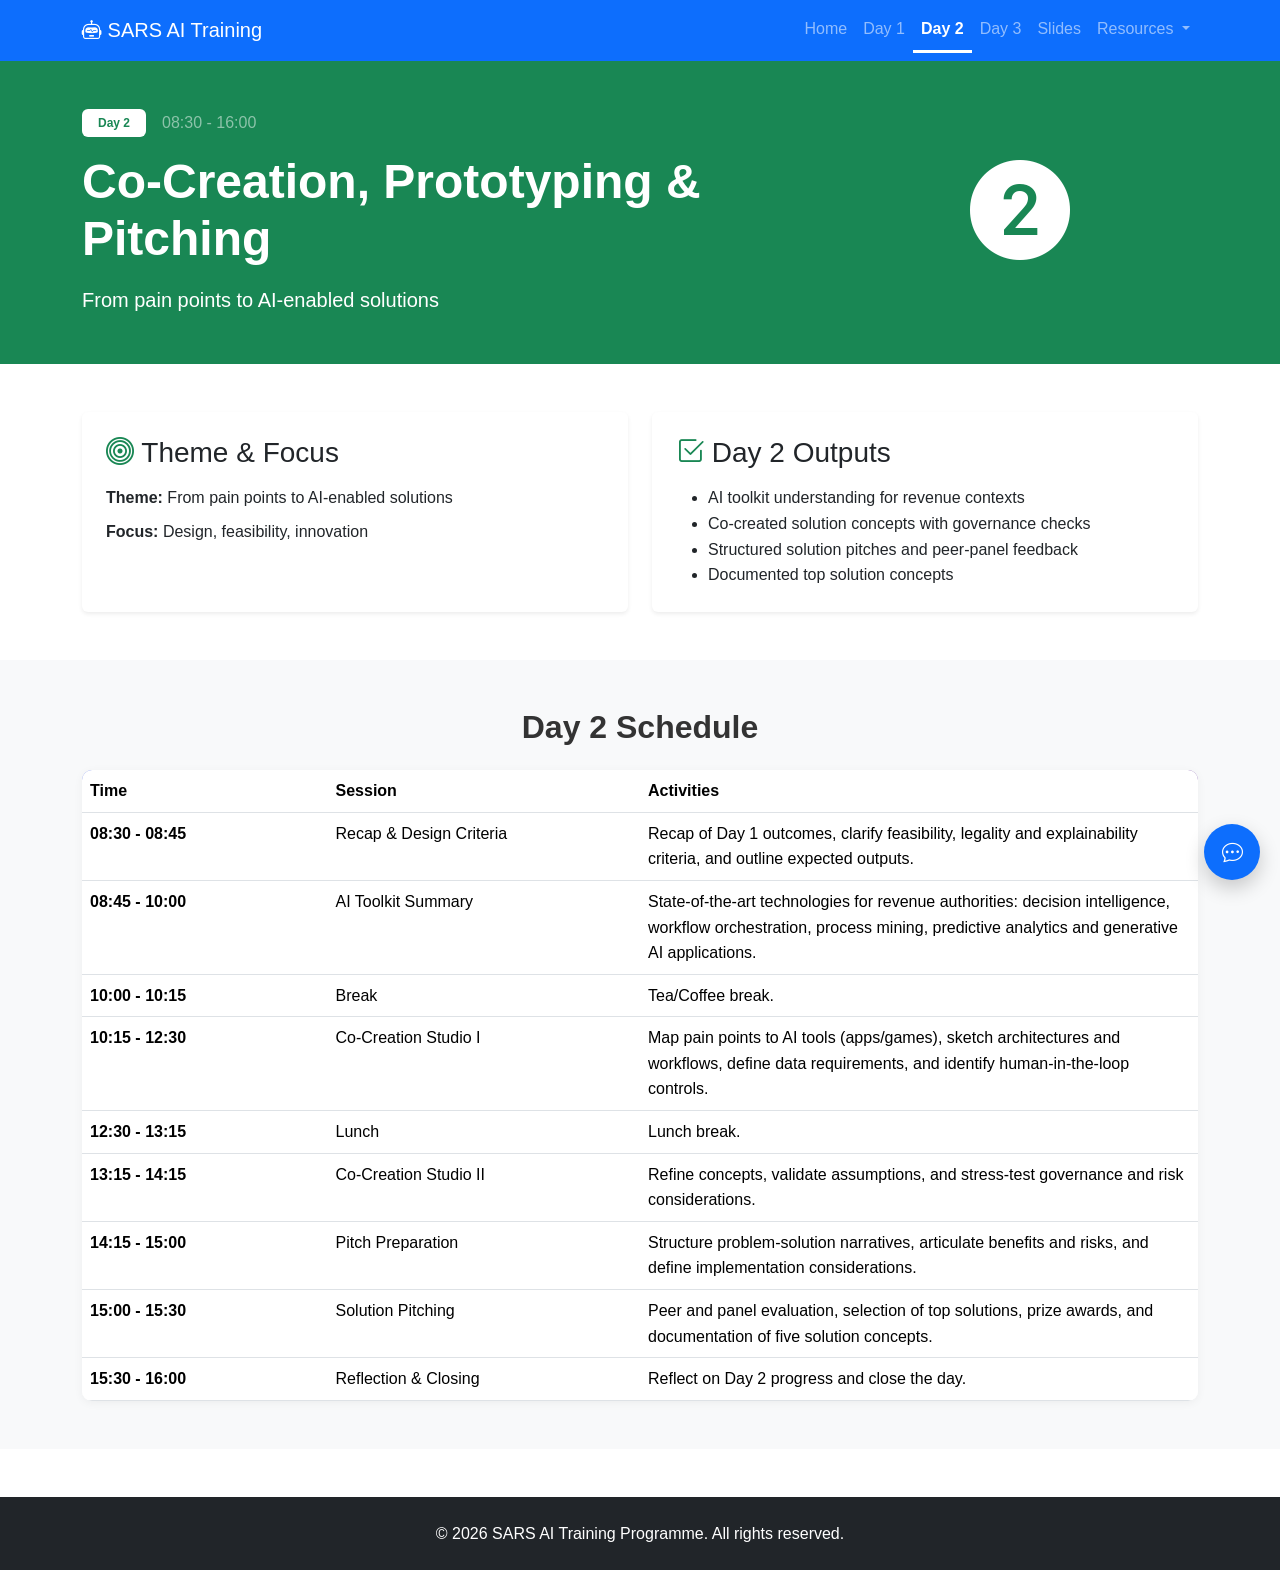
<file: day-2.html>
<!DOCTYPE html>
<html lang="en">
<head>
    <meta charset="UTF-8">
    <meta name="viewport" content="width=device-width, initial-scale=1.0">
    <title>Day 2 - Co-Creation, Prototyping & Pitching | SARS AI Training</title>
    <link href="https://cdn.jsdelivr.net/npm/bootstrap@5.3.0/dist/css/bootstrap.min.css" rel="stylesheet">
    <link rel="stylesheet" href="https://cdn.jsdelivr.net/npm/bootstrap-icons@1.10.0/font/bootstrap-icons.css">
    <link href="assets/css/style.css" rel="stylesheet">
</head>
<body>
    <nav class="navbar navbar-expand-lg navbar-dark bg-primary sticky-top">
        <div class="container">
            <a class="navbar-brand" href="index.html">
                <i class="bi bi-robot"></i> SARS AI Training
            </a>
            <button class="navbar-toggler" type="button" data-bs-toggle="collapse" data-bs-target="#navbarNav" aria-label="Toggle navigation" title="Toggle navigation">
                <span class="navbar-toggler-icon"></span>
            </button>
            <div class="collapse navbar-collapse" id="navbarNav">
                <ul class="navbar-nav ms-auto">
                    <li class="nav-item"><a class="nav-link" href="index.html">Home</a></li>
                    <li class="nav-item"><a class="nav-link" href="day-1.html">Day 1</a></li>
                    <li class="nav-item"><a class="nav-link active" href="day-2.html">Day 2</a></li>
                    <li class="nav-item"><a class="nav-link" href="day-3.html">Day 3</a></li>
                    <li class="nav-item"><a class="nav-link" href="slides.html">Slides</a></li>
                    <li class="nav-item dropdown">
                        <a class="nav-link dropdown-toggle" href="#" id="resourcesDropdown" role="button" data-bs-toggle="dropdown">
                            Resources
                        </a>
                        <ul class="dropdown-menu">
                            <li><a class="dropdown-item" href="https://docs.google.com/forms/d/e/1FAIpQLScgxORIvti87Dmp4ssuYSbtVlGbW7jDQqF4EMbZysF6njmWOQ/viewform" target="_blank" rel="noopener noreferrer">Assessments</a></li>
                            <li><a class="dropdown-item" href="https://docs.google.com/forms/d/e/1FAIpQLSdU_kri-s2J3TwpX7VQXNLw1x2j-GswYkLxmT7SFkOb48h6Xw/viewform" target="_blank" rel="noopener noreferrer">Game</a></li>
                            <!-- <li><a class="dropdown-item" href="case-studies.html">Case Studies</a></li> -->
                            <!-- <li><a class="dropdown-item" href="implementation.html">Implementation Guide</a></li> -->
                        </ul>
                    </li>
                </ul>
            </div>
        </div>
    </nav>

    <section class="bg-success text-white py-5">
        <div class="container">
            <div class="row align-items-center">
                <div class="col-lg-8">
                    <div class="d-flex align-items-center mb-3">
                        <span class="badge bg-white text-success me-3 px-3 py-2">Day 2</span>
                        <span class="text-white-50">08:30 - 16:00</span>
                    </div>
                    <h1 class="display-5 fw-bold mb-3">Co-Creation, Prototyping &amp; Pitching</h1>
                    <p class="lead mb-0">From pain points to AI-enabled solutions</p>
                </div>
                <div class="col-lg-4 text-center mt-4 mt-lg-0">
                    <i class="bi bi-2-circle-fill day-icon-large"></i>
                </div>
            </div>
        </div>
    </section>

    <section class="py-5">
        <div class="container">
            <div class="row g-4">
                <div class="col-lg-6">
                    <div class="card border-0 shadow-sm h-100">
                        <div class="card-body p-4">
                            <h3 class="mb-3"><i class="bi bi-bullseye text-success"></i> Theme &amp; Focus</h3>
                            <p class="mb-2"><strong>Theme:</strong> From pain points to AI-enabled solutions</p>
                            <p class="mb-0"><strong>Focus:</strong> Design, feasibility, innovation</p>
                        </div>
                    </div>
                </div>
                <div class="col-lg-6">
                    <div class="card border-0 shadow-sm h-100">
                        <div class="card-body p-4">
                            <h3 class="mb-3"><i class="bi bi-check2-square text-success"></i> Day 2 Outputs</h3>
                            <ul class="mb-0">
                                <li>AI toolkit understanding for revenue contexts</li>
                                <li>Co-created solution concepts with governance checks</li>
                                <li>Structured solution pitches and peer-panel feedback</li>
                                <li>Documented top solution concepts</li>
                            </ul>
                        </div>
                    </div>
                </div>
            </div>
        </div>
    </section>

    <section class="bg-light py-5">
        <div class="container">
            <h2 class="text-center fw-bold mb-4">Day 2 Schedule</h2>
            <div class="table-responsive table-custom">
                <table class="table table-hover mb-0">
                    <thead>
                        <tr>
                            <th style="width: 22%;">Time</th>
                            <th style="width: 28%;">Session</th>
                            <th>Activities</th>
                        </tr>
                    </thead>
                    <tbody>
                        <tr>
                            <td class="time-col">08:30 - 08:45</td>
                            <td>Recap &amp; Design Criteria</td>
                            <td>Recap of Day 1 outcomes, clarify feasibility, legality and explainability criteria, and outline expected outputs.</td>
                        </tr>
                        <tr>
                            <td class="time-col">08:45 - 10:00</td>
                            <td>AI Toolkit Summary</td>
                            <td>State-of-the-art technologies for revenue authorities: decision intelligence, workflow orchestration, process mining, predictive analytics and generative AI applications.</td>
                        </tr>
                        <tr>
                            <td class="time-col">10:00 - 10:15</td>
                            <td>Break</td>
                            <td>Tea/Coffee break.</td>
                        </tr>
                        <tr>
                            <td class="time-col">10:15 - 12:30</td>
                            <td>Co-Creation Studio I</td>
                            <td>Map pain points to AI tools (apps/games), sketch architectures and workflows, define data requirements, and identify human-in-the-loop controls.</td>
                        </tr>
                        <tr>
                            <td class="time-col">12:30 - 13:15</td>
                            <td>Lunch</td>
                            <td>Lunch break.</td>
                        </tr>
                        <tr>
                            <td class="time-col">13:15 - 14:15</td>
                            <td>Co-Creation Studio II</td>
                            <td>Refine concepts, validate assumptions, and stress-test governance and risk considerations.</td>
                        </tr>
                        <tr>
                            <td class="time-col">14:15 - 15:00</td>
                            <td>Pitch Preparation</td>
                            <td>Structure problem-solution narratives, articulate benefits and risks, and define implementation considerations.</td>
                        </tr>
                        <tr>
                            <td class="time-col">15:00 - 15:30</td>
                            <td>Solution Pitching</td>
                            <td>Peer and panel evaluation, selection of top solutions, prize awards, and documentation of five solution concepts.</td>
                        </tr>
                        <tr>
                            <td class="time-col">15:30 - 16:00</td>
                            <td>Reflection &amp; Closing</td>
                            <td>Reflect on Day 2 progress and close the day.</td>
                        </tr>
                    </tbody>
                </table>
            </div>
        </div>
    </section>

    <footer class="bg-dark text-white py-4 mt-5">
        <div class="container text-center">
            <p class="mb-0">&copy; 2026 SARS AI Training Programme. All rights reserved.</p>
        </div>
    </footer>

    <script src="https://cdn.jsdelivr.net/npm/bootstrap@5.3.0/dist/js/bootstrap.bundle.min.js"></script>
    <script src="assets/js/script.js"></script>
</body>
</html>
</file>
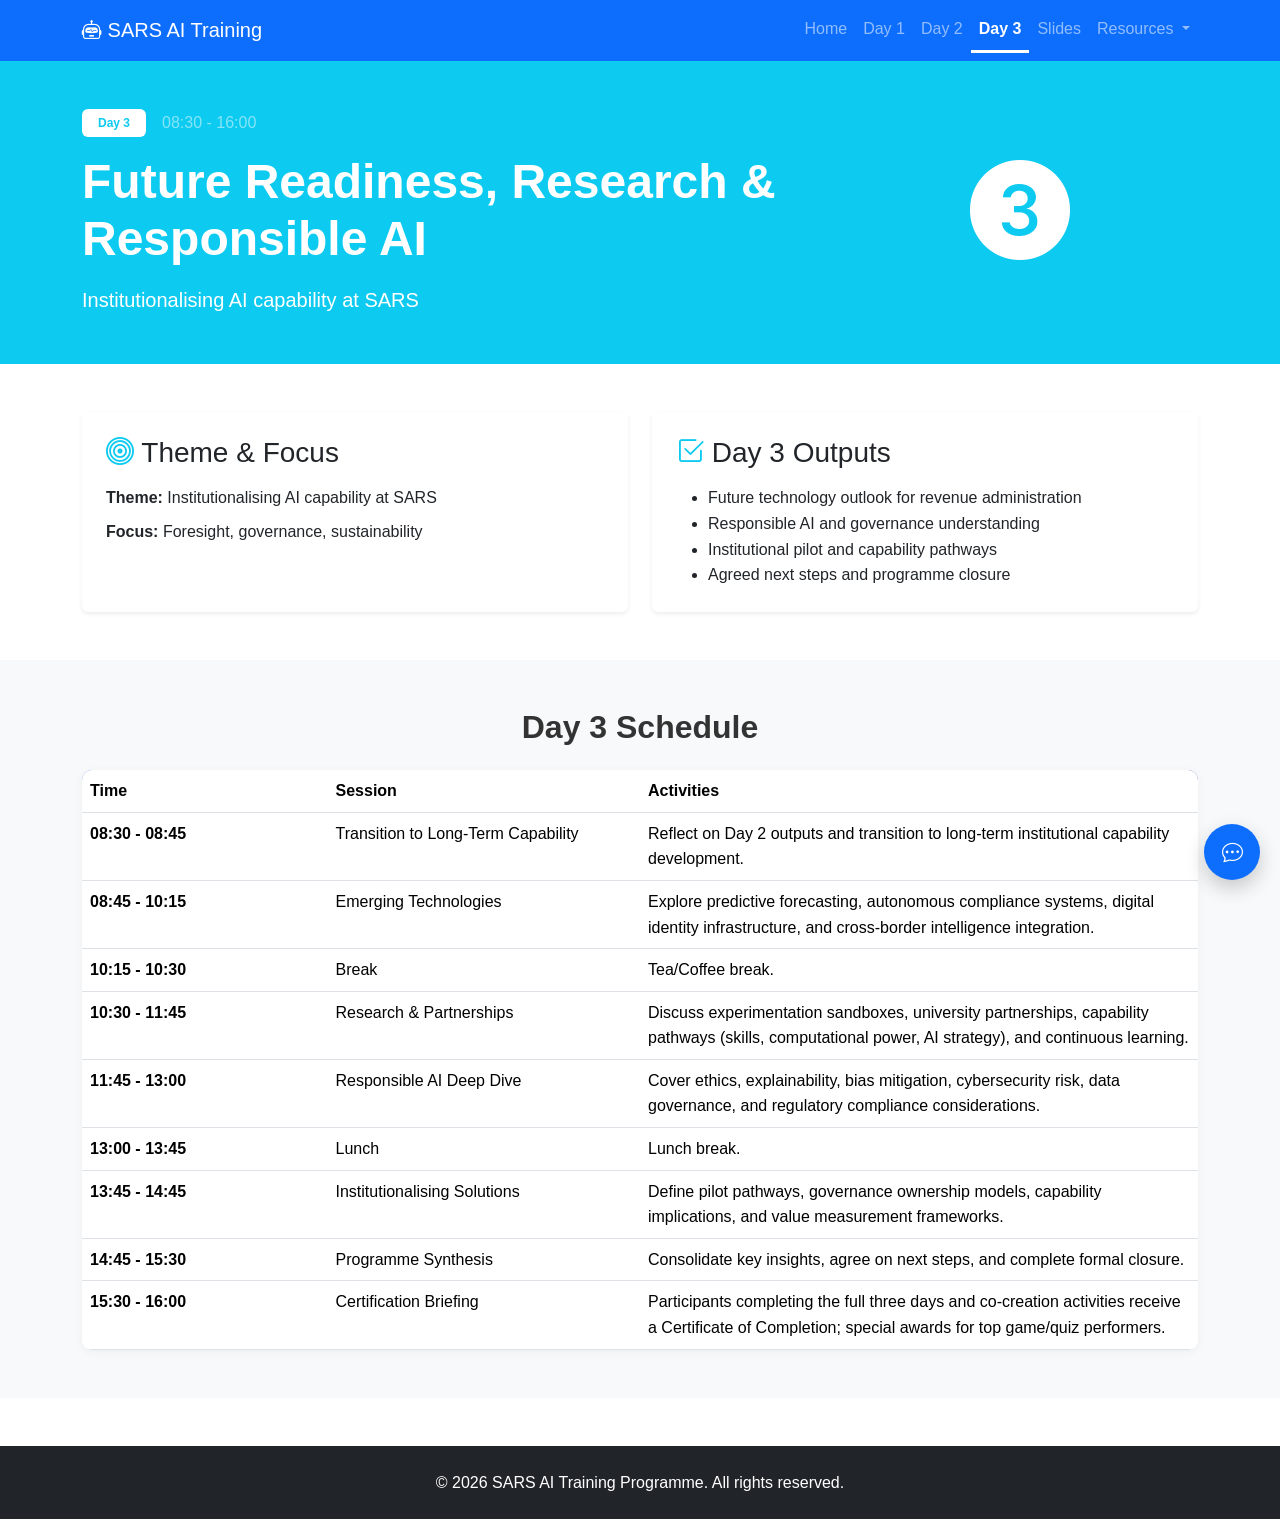
<file: day-3.html>
<!DOCTYPE html>
<html lang="en">
<head>
    <meta charset="UTF-8">
    <meta name="viewport" content="width=device-width, initial-scale=1.0">
    <title>Day 3 - Future Readiness, Research & Responsible AI | SARS AI Training</title>
    <link href="https://cdn.jsdelivr.net/npm/bootstrap@5.3.0/dist/css/bootstrap.min.css" rel="stylesheet">
    <link rel="stylesheet" href="https://cdn.jsdelivr.net/npm/bootstrap-icons@1.10.0/font/bootstrap-icons.css">
    <link href="assets/css/style.css" rel="stylesheet">
</head>
<body>
    <nav class="navbar navbar-expand-lg navbar-dark bg-primary sticky-top">
        <div class="container">
            <a class="navbar-brand" href="index.html">
                <i class="bi bi-robot"></i> SARS AI Training
            </a>
            <button class="navbar-toggler" type="button" data-bs-toggle="collapse" data-bs-target="#navbarNav" aria-label="Toggle navigation" title="Toggle navigation">
                <span class="navbar-toggler-icon"></span>
            </button>
            <div class="collapse navbar-collapse" id="navbarNav">
                <ul class="navbar-nav ms-auto">
                    <li class="nav-item"><a class="nav-link" href="index.html">Home</a></li>
                    <li class="nav-item"><a class="nav-link" href="day-1.html">Day 1</a></li>
                    <li class="nav-item"><a class="nav-link" href="day-2.html">Day 2</a></li>
                    <li class="nav-item"><a class="nav-link active" href="day-3.html">Day 3</a></li>
                    <li class="nav-item"><a class="nav-link" href="slides.html">Slides</a></li>
                    <li class="nav-item dropdown">
                        <a class="nav-link dropdown-toggle" href="#" id="resourcesDropdown" role="button" data-bs-toggle="dropdown">
                            Resources
                        </a>
                        <ul class="dropdown-menu">
                            <li><a class="dropdown-item" href="https://docs.google.com/forms/d/e/1FAIpQLScgxORIvti87Dmp4ssuYSbtVlGbW7jDQqF4EMbZysF6njmWOQ/viewform" target="_blank" rel="noopener noreferrer">Assessments</a></li>
                            <li><a class="dropdown-item" href="https://docs.google.com/forms/d/e/1FAIpQLSdU_kri-s2J3TwpX7VQXNLw1x2j-GswYkLxmT7SFkOb48h6Xw/viewform" target="_blank" rel="noopener noreferrer">Game</a></li>
                            <!-- <li><a class="dropdown-item" href="case-studies.html">Case Studies</a></li> -->
                            <!-- <li><a class="dropdown-item" href="implementation.html">Implementation Guide</a></li> -->
                        </ul>
                    </li>
                </ul>
            </div>
        </div>
    </nav>

    <section class="bg-info text-white py-5">
        <div class="container">
            <div class="row align-items-center">
                <div class="col-lg-8">
                    <div class="d-flex align-items-center mb-3">
                        <span class="badge bg-white text-info me-3 px-3 py-2">Day 3</span>
                        <span class="text-white-50">08:30 - 16:00</span>
                    </div>
                    <h1 class="display-5 fw-bold mb-3">Future Readiness, Research &amp; Responsible AI</h1>
                    <p class="lead mb-0">Institutionalising AI capability at SARS</p>
                </div>
                <div class="col-lg-4 text-center mt-4 mt-lg-0">
                    <i class="bi bi-3-circle-fill day-icon-large"></i>
                </div>
            </div>
        </div>
    </section>

    <section class="py-5">
        <div class="container">
            <div class="row g-4">
                <div class="col-lg-6">
                    <div class="card border-0 shadow-sm h-100">
                        <div class="card-body p-4">
                            <h3 class="mb-3"><i class="bi bi-bullseye text-info"></i> Theme &amp; Focus</h3>
                            <p class="mb-2"><strong>Theme:</strong> Institutionalising AI capability at SARS</p>
                            <p class="mb-0"><strong>Focus:</strong> Foresight, governance, sustainability</p>
                        </div>
                    </div>
                </div>
                <div class="col-lg-6">
                    <div class="card border-0 shadow-sm h-100">
                        <div class="card-body p-4">
                            <h3 class="mb-3"><i class="bi bi-check2-square text-info"></i> Day 3 Outputs</h3>
                            <ul class="mb-0">
                                <li>Future technology outlook for revenue administration</li>
                                <li>Responsible AI and governance understanding</li>
                                <li>Institutional pilot and capability pathways</li>
                                <li>Agreed next steps and programme closure</li>
                            </ul>
                        </div>
                    </div>
                </div>
            </div>
        </div>
    </section>

    <section class="bg-light py-5">
        <div class="container">
            <h2 class="text-center fw-bold mb-4">Day 3 Schedule</h2>
            <div class="table-responsive table-custom">
                <table class="table table-hover mb-0">
                    <thead>
                        <tr>
                            <th style="width: 22%;">Time</th>
                            <th style="width: 28%;">Session</th>
                            <th>Activities</th>
                        </tr>
                    </thead>
                    <tbody>
                        <tr>
                            <td class="time-col">08:30 - 08:45</td>
                            <td>Transition to Long-Term Capability</td>
                            <td>Reflect on Day 2 outputs and transition to long-term institutional capability development.</td>
                        </tr>
                        <tr>
                            <td class="time-col">08:45 - 10:15</td>
                            <td>Emerging Technologies</td>
                            <td>Explore predictive forecasting, autonomous compliance systems, digital identity infrastructure, and cross-border intelligence integration.</td>
                        </tr>
                        <tr>
                            <td class="time-col">10:15 - 10:30</td>
                            <td>Break</td>
                            <td>Tea/Coffee break.</td>
                        </tr>
                        <tr>
                            <td class="time-col">10:30 - 11:45</td>
                            <td>Research &amp; Partnerships</td>
                            <td>Discuss experimentation sandboxes, university partnerships, capability pathways (skills, computational power, AI strategy), and continuous learning.</td>
                        </tr>
                        <tr>
                            <td class="time-col">11:45 - 13:00</td>
                            <td>Responsible AI Deep Dive</td>
                            <td>Cover ethics, explainability, bias mitigation, cybersecurity risk, data governance, and regulatory compliance considerations.</td>
                        </tr>
                        <tr>
                            <td class="time-col">13:00 - 13:45</td>
                            <td>Lunch</td>
                            <td>Lunch break.</td>
                        </tr>
                        <tr>
                            <td class="time-col">13:45 - 14:45</td>
                            <td>Institutionalising Solutions</td>
                            <td>Define pilot pathways, governance ownership models, capability implications, and value measurement frameworks.</td>
                        </tr>
                        <tr>
                            <td class="time-col">14:45 - 15:30</td>
                            <td>Programme Synthesis</td>
                            <td>Consolidate key insights, agree on next steps, and complete formal closure.</td>
                        </tr>
                        <tr>
                            <td class="time-col">15:30 - 16:00</td>
                            <td>Certification Briefing</td>
                            <td>Participants completing the full three days and co-creation activities receive a Certificate of Completion; special awards for top game/quiz performers.</td>
                        </tr>
                    </tbody>
                </table>
            </div>
        </div>
    </section>

    <footer class="bg-dark text-white py-4 mt-5">
        <div class="container text-center">
            <p class="mb-0">&copy; 2026 SARS AI Training Programme. All rights reserved.</p>
        </div>
    </footer>

    <script src="https://cdn.jsdelivr.net/npm/bootstrap@5.3.0/dist/js/bootstrap.bundle.min.js"></script>
    <script src="assets/js/script.js"></script>
</body>
</html>
</file>
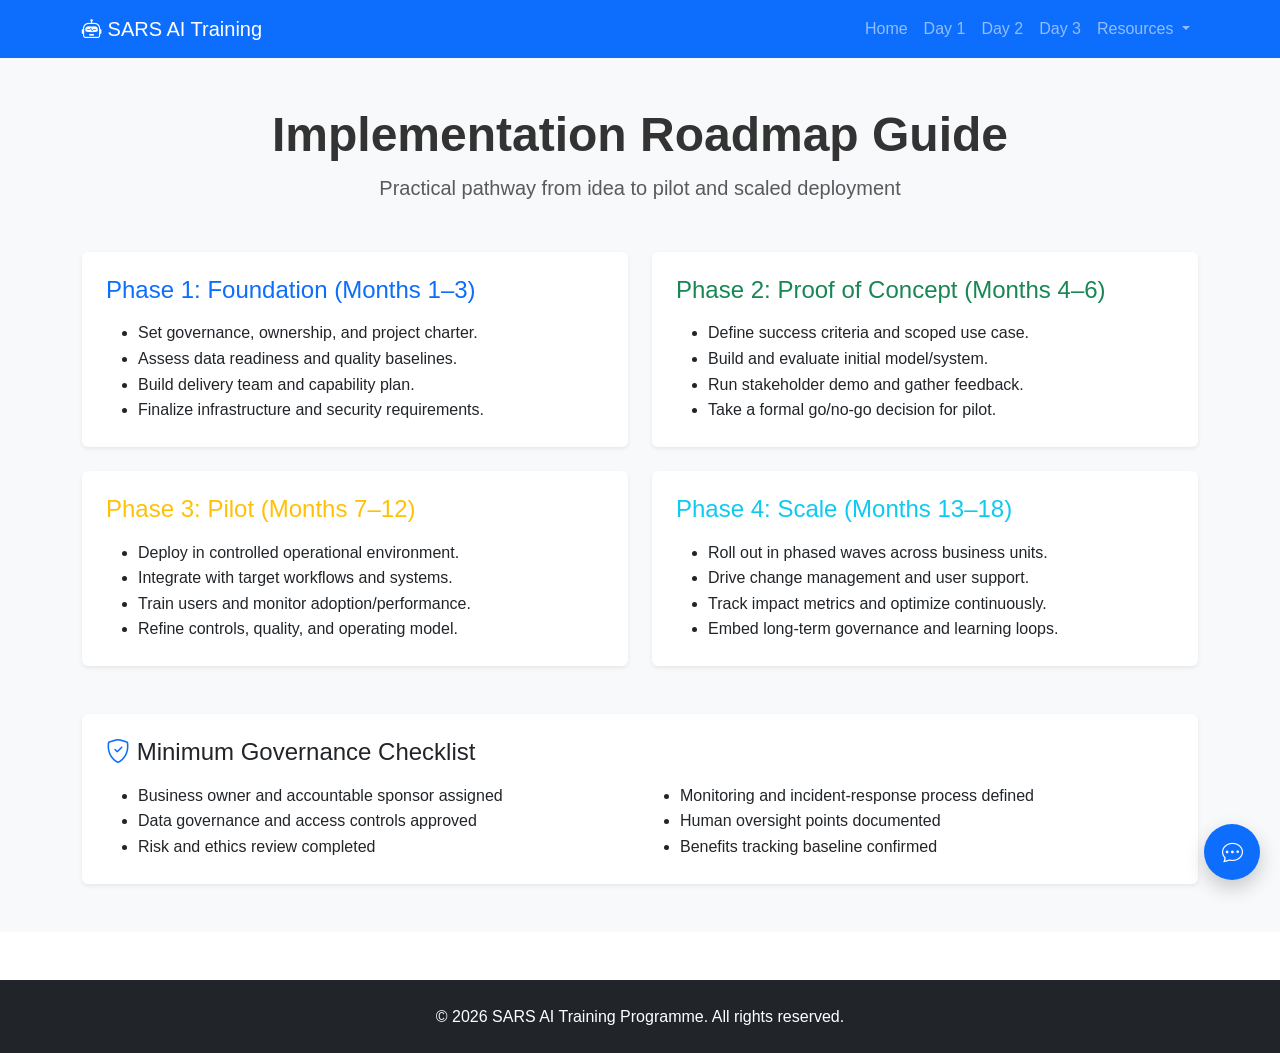
<file: implementation.html>
<!DOCTYPE html>
<html lang="en">
<head>
    <meta charset="UTF-8">
    <meta name="viewport" content="width=device-width, initial-scale=1.0">
    <title>Implementation Guide | SARS AI Training</title>
    <link href="https://cdn.jsdelivr.net/npm/bootstrap@5.3.0/dist/css/bootstrap.min.css" rel="stylesheet">
    <link rel="stylesheet" href="https://cdn.jsdelivr.net/npm/bootstrap-icons@1.10.0/font/bootstrap-icons.css">
    <link href="assets/css/style.css" rel="stylesheet">
</head>
<body>
    <nav class="navbar navbar-expand-lg navbar-dark bg-primary sticky-top">
        <div class="container">
            <a class="navbar-brand" href="index.html"><i class="bi bi-robot"></i> SARS AI Training</a>
            <button class="navbar-toggler" type="button" data-bs-toggle="collapse" data-bs-target="#navbarNav" aria-label="Toggle navigation" title="Toggle navigation">
                <span class="navbar-toggler-icon"></span>
            </button>
            <div class="collapse navbar-collapse" id="navbarNav">
                <ul class="navbar-nav ms-auto">
                    <li class="nav-item"><a class="nav-link" href="index.html">Home</a></li>
                    <li class="nav-item"><a class="nav-link" href="day-1.html">Day 1</a></li>
                    <li class="nav-item"><a class="nav-link" href="day-2.html">Day 2</a></li>
                    <li class="nav-item"><a class="nav-link" href="day-3.html">Day 3</a></li>
                    <li class="nav-item dropdown">
                        <a class="nav-link dropdown-toggle active" href="#" id="resourcesDropdown" role="button" data-bs-toggle="dropdown">
                            Resources
                        </a>
                        <ul class="dropdown-menu">
                            <li><a class="dropdown-item" href="https://docs.google.com/forms/d/e/1FAIpQLScgxORIvti87Dmp4ssuYSbtVlGbW7jDQqF4EMbZysF6njmWOQ/viewform" target="_blank" rel="noopener noreferrer">Assessments</a></li>
                            <li><a class="dropdown-item" href="https://docs.google.com/forms/d/e/1FAIpQLSdU_kri-s2J3TwpX7VQXNLw1x2j-GswYkLxmT7SFkOb48h6Xw/viewform" target="_blank" rel="noopener noreferrer">Game</a></li>
                            <!-- <li><a class="dropdown-item" href="case-studies.html">Case Studies</a></li> -->
                            <!-- <li><a class="dropdown-item active" href="implementation.html">Implementation Guide</a></li> -->
                        </ul>
                    </li>
                </ul>
            </div>
        </div>
    </nav>

    <section class="bg-light py-5">
        <div class="container">
            <div class="text-center mb-5">
                <h1 class="display-5 fw-bold">Implementation Roadmap Guide</h1>
                <p class="lead text-muted">Practical pathway from idea to pilot and scaled deployment</p>
            </div>

            <div class="row g-4">
                <div class="col-lg-6">
                    <div class="card border-0 shadow-sm h-100">
                        <div class="card-body p-4">
                            <h4 class="mb-3 text-primary">Phase 1: Foundation (Months 1–3)</h4>
                            <ul class="mb-0">
                                <li>Set governance, ownership, and project charter.</li>
                                <li>Assess data readiness and quality baselines.</li>
                                <li>Build delivery team and capability plan.</li>
                                <li>Finalize infrastructure and security requirements.</li>
                            </ul>
                        </div>
                    </div>
                </div>
                <div class="col-lg-6">
                    <div class="card border-0 shadow-sm h-100">
                        <div class="card-body p-4">
                            <h4 class="mb-3 text-success">Phase 2: Proof of Concept (Months 4–6)</h4>
                            <ul class="mb-0">
                                <li>Define success criteria and scoped use case.</li>
                                <li>Build and evaluate initial model/system.</li>
                                <li>Run stakeholder demo and gather feedback.</li>
                                <li>Take a formal go/no-go decision for pilot.</li>
                            </ul>
                        </div>
                    </div>
                </div>
                <div class="col-lg-6">
                    <div class="card border-0 shadow-sm h-100">
                        <div class="card-body p-4">
                            <h4 class="mb-3 text-warning">Phase 3: Pilot (Months 7–12)</h4>
                            <ul class="mb-0">
                                <li>Deploy in controlled operational environment.</li>
                                <li>Integrate with target workflows and systems.</li>
                                <li>Train users and monitor adoption/performance.</li>
                                <li>Refine controls, quality, and operating model.</li>
                            </ul>
                        </div>
                    </div>
                </div>
                <div class="col-lg-6">
                    <div class="card border-0 shadow-sm h-100">
                        <div class="card-body p-4">
                            <h4 class="mb-3 text-info">Phase 4: Scale (Months 13–18)</h4>
                            <ul class="mb-0">
                                <li>Roll out in phased waves across business units.</li>
                                <li>Drive change management and user support.</li>
                                <li>Track impact metrics and optimize continuously.</li>
                                <li>Embed long-term governance and learning loops.</li>
                            </ul>
                        </div>
                    </div>
                </div>
            </div>

            <div class="card mt-5 border-0 shadow-sm">
                <div class="card-body p-4">
                    <h4 class="mb-3"><i class="bi bi-shield-check text-primary"></i> Minimum Governance Checklist</h4>
                    <div class="row g-3">
                        <div class="col-md-6">
                            <ul class="mb-0">
                                <li>Business owner and accountable sponsor assigned</li>
                                <li>Data governance and access controls approved</li>
                                <li>Risk and ethics review completed</li>
                            </ul>
                        </div>
                        <div class="col-md-6">
                            <ul class="mb-0">
                                <li>Monitoring and incident-response process defined</li>
                                <li>Human oversight points documented</li>
                                <li>Benefits tracking baseline confirmed</li>
                            </ul>
                        </div>
                    </div>
                </div>
            </div>
        </div>
    </section>

    <footer class="bg-dark text-white py-4 mt-5">
        <div class="container text-center">
            <p class="mb-0">&copy; 2026 SARS AI Training Programme. All rights reserved.</p>
        </div>
    </footer>

    <script src="https://cdn.jsdelivr.net/npm/bootstrap@5.3.0/dist/js/bootstrap.bundle.min.js"></script>
    <script src="assets/js/script.js"></script>
</body>
</html>
</file>
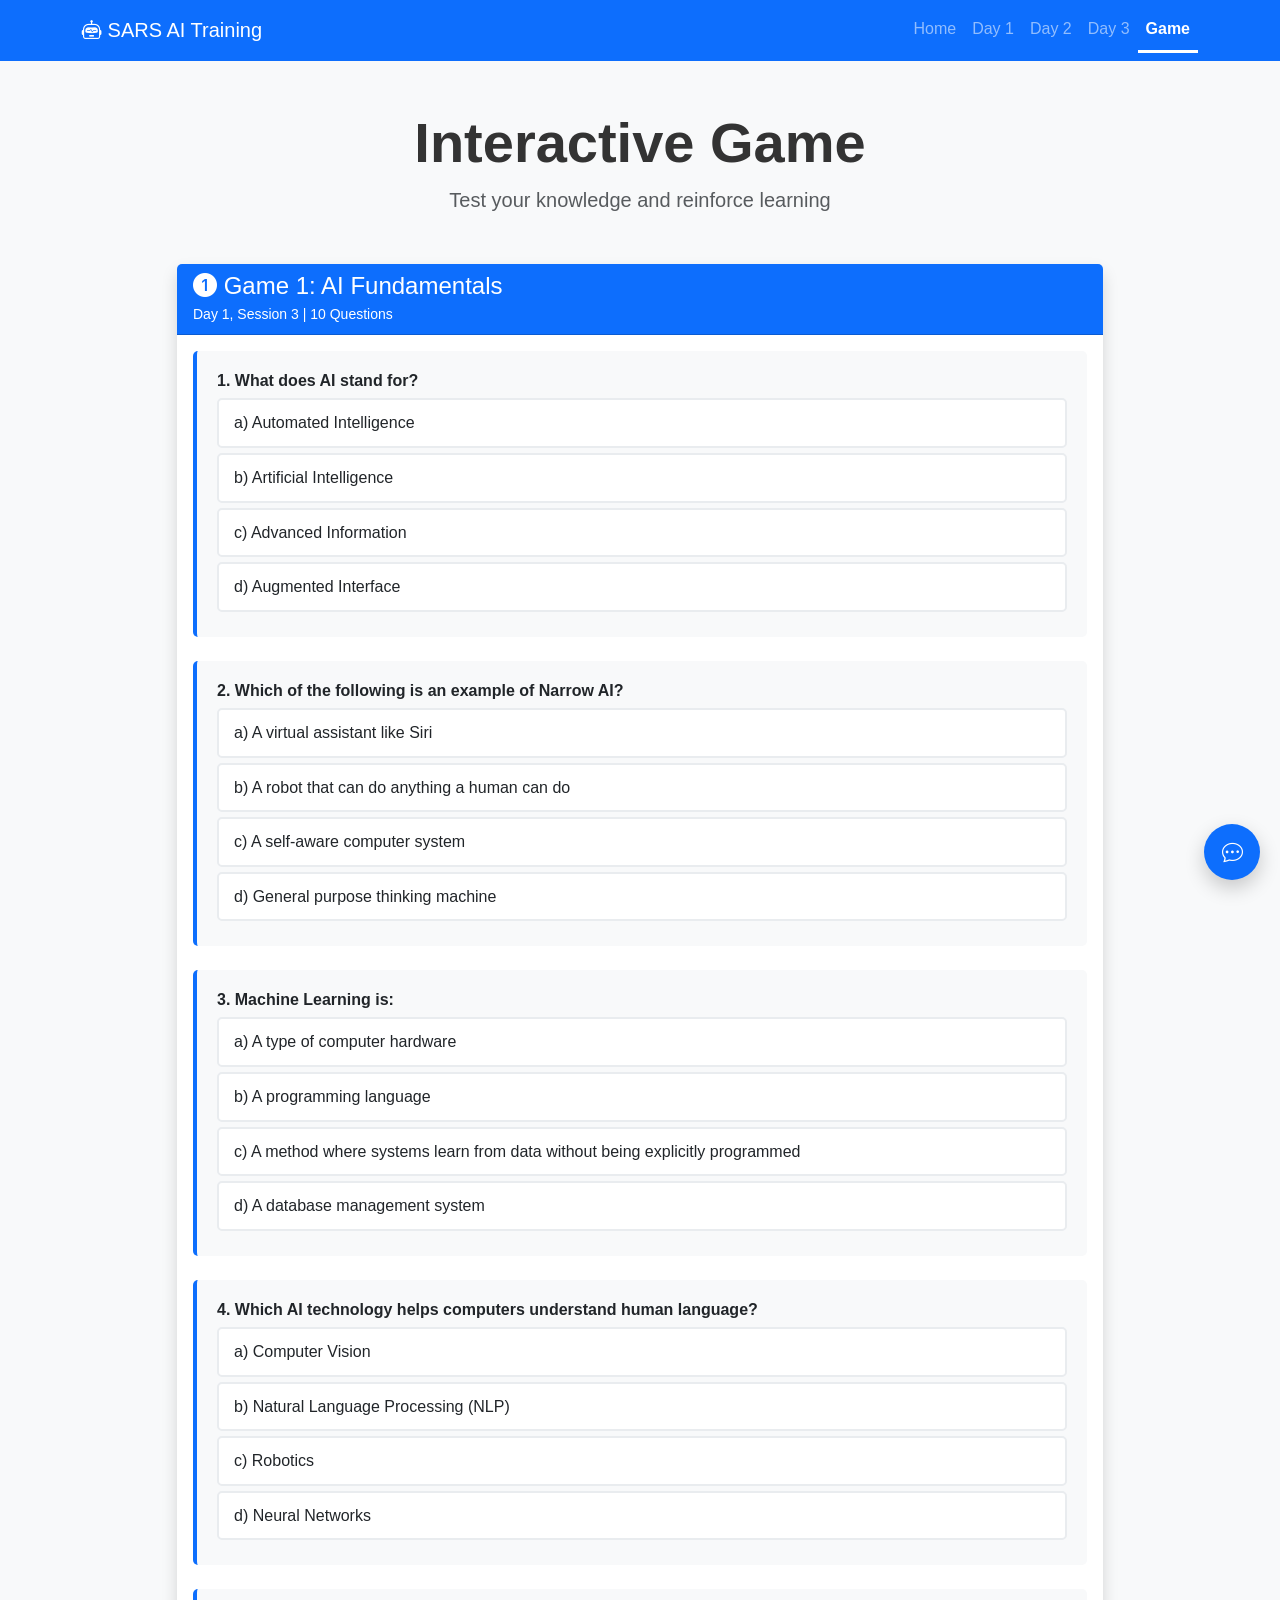
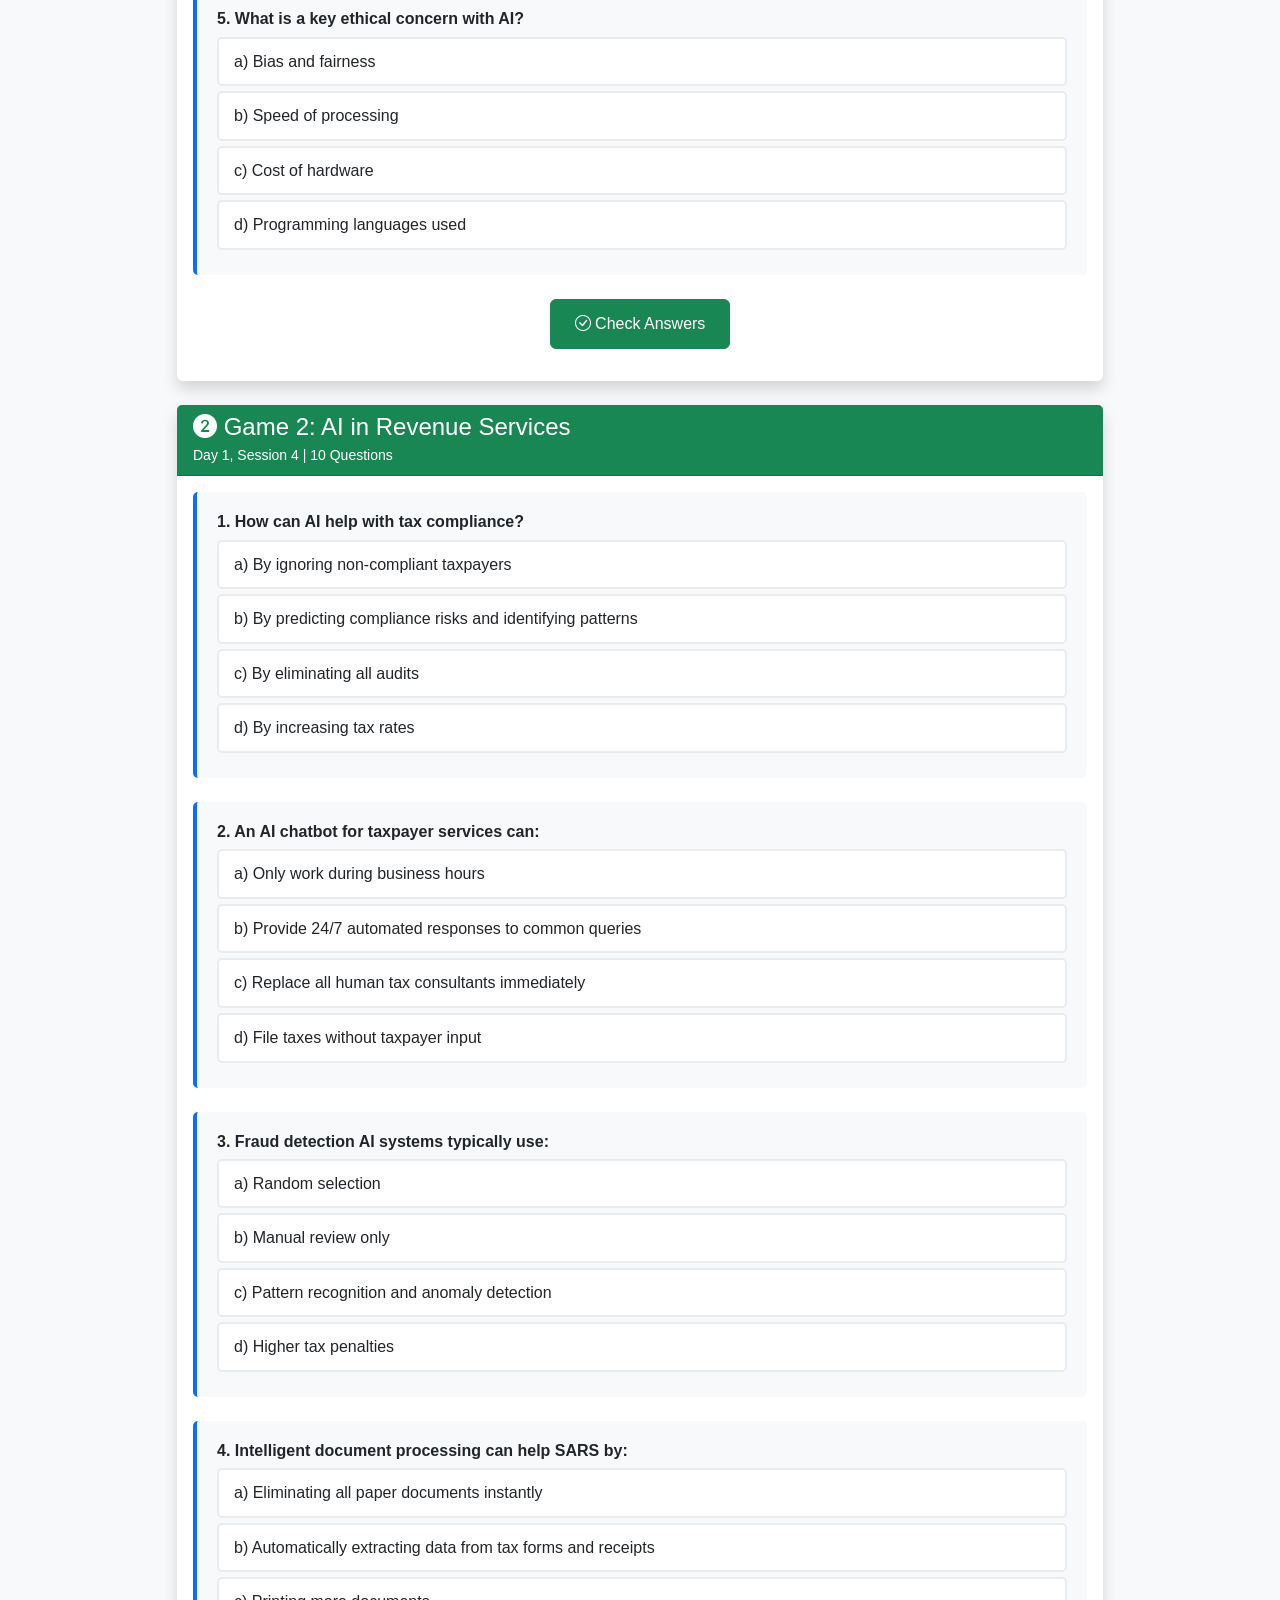
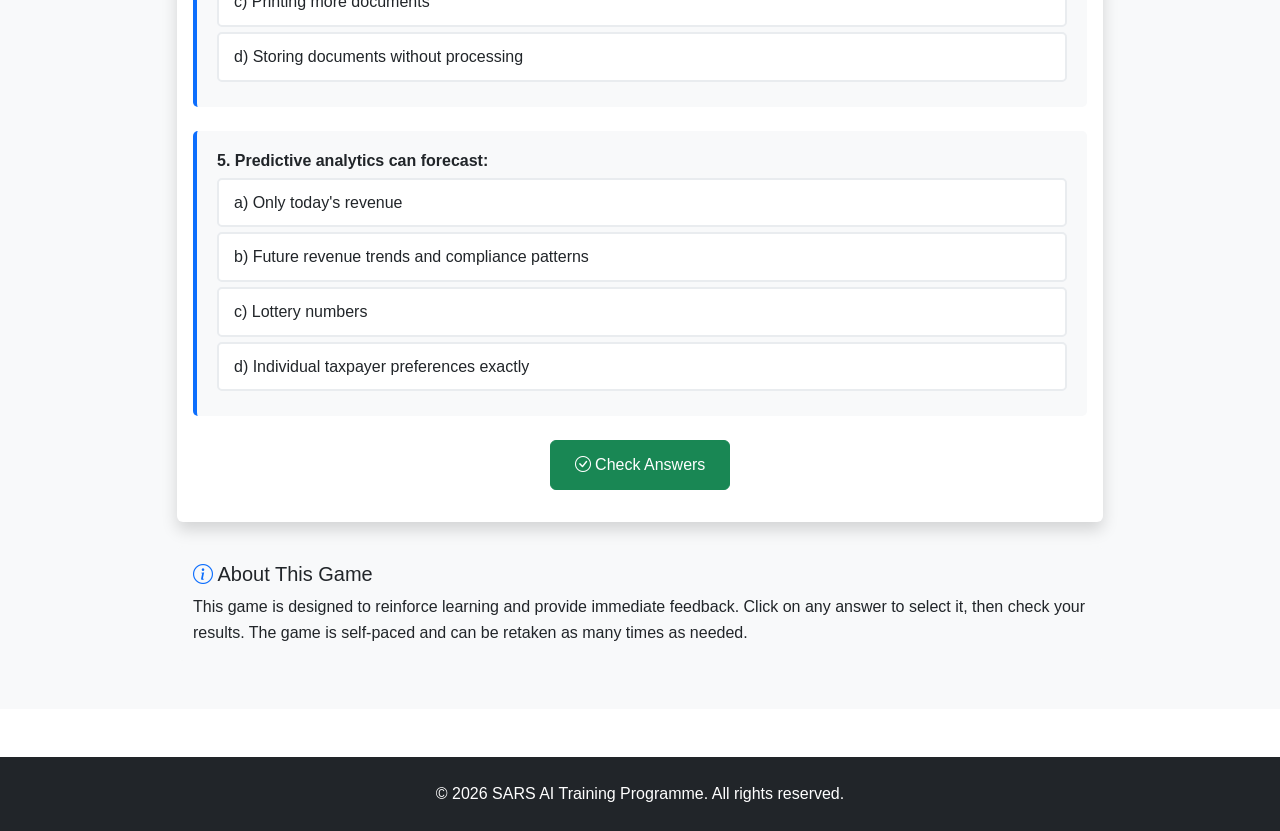
<file: quizzes.html>
<!DOCTYPE html>
<html lang="en">
<head>
    <meta charset="UTF-8">
    <meta name="viewport" content="width=device-width, initial-scale=1.0">
    <title>Interactive Game | SARS AI Training</title>
    <link href="https://cdn.jsdelivr.net/npm/bootstrap@5.3.0/dist/css/bootstrap.min.css" rel="stylesheet">
    <link rel="stylesheet" href="https://cdn.jsdelivr.net/npm/bootstrap-icons@1.10.0/font/bootstrap-icons.css">
    <link href="assets/css/style.css" rel="stylesheet">
</head>
<body>
    <nav class="navbar navbar-expand-lg navbar-dark bg-primary sticky-top">
        <div class="container">
            <a class="navbar-brand" href="index.html"><i class="bi bi-robot"></i> SARS AI Training</a>
            <button class="navbar-toggler" type="button" data-bs-toggle="collapse" data-bs-target="#navbarNav" aria-label="Toggle navigation" title="Toggle navigation">
                <span class="navbar-toggler-icon"></span>
            </button>
            <div class="collapse navbar-collapse" id="navbarNav">
                <ul class="navbar-nav ms-auto">
                    <li class="nav-item"><a class="nav-link" href="index.html">Home</a></li>
                    <li class="nav-item"><a class="nav-link" href="day-1.html">Day 1</a></li>
                    <li class="nav-item"><a class="nav-link" href="day-2.html">Day 2</a></li>
                    <li class="nav-item"><a class="nav-link" href="day-3.html">Day 3</a></li>
                    <li class="nav-item"><a class="nav-link active" href="quizzes.html">Game</a></li>
                </ul>
            </div>
        </div>
    </nav>

    <section class="bg-light py-5">
        <div class="container">
            <div class="text-center mb-5">
                <h1 class="display-4 fw-bold">Interactive Game</h1>
                <p class="lead text-muted">Test your knowledge and reinforce learning</p>
            </div>

            <div class="row">
                <div class="col-lg-10 mx-auto">
                    <!-- Quiz 1 -->
                    <div id="quiz1" class="card mb-4 shadow">
                        <div class="card-header bg-primary text-white">
                            <h4 class="mb-0"><i class="bi bi-1-circle-fill"></i> Game 1: AI Fundamentals</h4>
                            <small>Day 1, Session 3 | 10 Questions</small>
                        </div>
                        <div class="card-body">
                            <!-- Question 1 -->
                            <div class="quiz-question mb-4">
                                <h6 class="fw-bold">1. What does AI stand for?</h6>
                                <div class="quiz-option" data-incorrect>a) Automated Intelligence</div>
                                <div class="quiz-option" data-correct>b) Artificial Intelligence</div>
                                <div class="quiz-option" data-incorrect>c) Advanced Information</div>
                                <div class="quiz-option" data-incorrect>d) Augmented Interface</div>
                            </div>

                            <!-- Question 2 -->
                            <div class="quiz-question mb-4">
                                <h6 class="fw-bold">2. Which of the following is an example of Narrow AI?</h6>
                                <div class="quiz-option" data-correct>a) A virtual assistant like Siri</div>
                                <div class="quiz-option" data-incorrect>b) A robot that can do anything a human can do</div>
                                <div class="quiz-option" data-incorrect>c) A self-aware computer system</div>
                                <div class="quiz-option" data-incorrect>d) General purpose thinking machine</div>
                            </div>

                            <!-- Question 3 -->
                            <div class="quiz-question mb-4">
                                <h6 class="fw-bold">3. Machine Learning is:</h6>
                                <div class="quiz-option" data-incorrect>a) A type of computer hardware</div>
                                <div class="quiz-option" data-incorrect>b) A programming language</div>
                                <div class="quiz-option" data-correct>c) A method where systems learn from data without being explicitly programmed</div>
                                <div class="quiz-option" data-incorrect>d) A database management system</div>
                            </div>

                            <!-- Question 4 -->
                            <div class="quiz-question mb-4">
                                <h6 class="fw-bold">4. Which AI technology helps computers understand human language?</h6>
                                <div class="quiz-option" data-incorrect>a) Computer Vision</div>
                                <div class="quiz-option" data-correct>b) Natural Language Processing (NLP)</div>
                                <div class="quiz-option" data-incorrect>c) Robotics</div>
                                <div class="quiz-option" data-incorrect>d) Neural Networks</div>
                            </div>

                            <!-- Question 5 -->
                            <div class="quiz-question mb-4">
                                <h6 class="fw-bold">5. What is a key ethical concern with AI?</h6>
                                <div class="quiz-option" data-correct>a) Bias and fairness</div>
                                <div class="quiz-option" data-incorrect>b) Speed of processing</div>
                                <div class="quiz-option" data-incorrect>c) Cost of hardware</div>
                                <div class="quiz-option" data-incorrect>d) Programming languages used</div>
                            </div>

                            <div class="text-center mt-4">
                                <button class="btn btn-success" onclick="calculateScore('quiz1')">
                                    <i class="bi bi-check-circle"></i> Check Answers
                                </button>
                            </div>
                            <div id="quiz1-result" class="mt-3"></div>
                        </div>
                    </div>

                    <!-- Quiz 2 -->
                    <div id="quiz2" class="card mb-4 shadow">
                        <div class="card-header bg-success text-white">
                            <h4 class="mb-0"><i class="bi bi-2-circle-fill"></i> Game 2: AI in Revenue Services</h4>
                            <small>Day 1, Session 4 | 10 Questions</small>
                        </div>
                        <div class="card-body">
                            <!-- Question 1 -->
                            <div class="quiz-question mb-4">
                                <h6 class="fw-bold">1. How can AI help with tax compliance?</h6>
                                <div class="quiz-option" data-incorrect>a) By ignoring non-compliant taxpayers</div>
                                <div class="quiz-option" data-correct>b) By predicting compliance risks and identifying patterns</div>
                                <div class="quiz-option" data-incorrect>c) By eliminating all audits</div>
                                <div class="quiz-option" data-incorrect>d) By increasing tax rates</div>
                            </div>

                            <!-- Question 2 -->
                            <div class="quiz-question mb-4">
                                <h6 class="fw-bold">2. An AI chatbot for taxpayer services can:</h6>
                                <div class="quiz-option" data-incorrect>a) Only work during business hours</div>
                                <div class="quiz-option" data-correct>b) Provide 24/7 automated responses to common queries</div>
                                <div class="quiz-option" data-incorrect>c) Replace all human tax consultants immediately</div>
                                <div class="quiz-option" data-incorrect>d) File taxes without taxpayer input</div>
                            </div>

                            <!-- Question 3 -->
                            <div class="quiz-question mb-4">
                                <h6 class="fw-bold">3. Fraud detection AI systems typically use:</h6>
                                <div class="quiz-option" data-incorrect>a) Random selection</div>
                                <div class="quiz-option" data-incorrect>b) Manual review only</div>
                                <div class="quiz-option" data-correct>c) Pattern recognition and anomaly detection</div>
                                <div class="quiz-option" data-incorrect>d) Higher tax penalties</div>
                            </div>

                            <!-- Question 4 -->
                            <div class="quiz-question mb-4">
                                <h6 class="fw-bold">4. Intelligent document processing can help SARS by:</h6>
                                <div class="quiz-option" data-incorrect>a) Eliminating all paper documents instantly</div>
                                <div class="quiz-option" data-correct>b) Automatically extracting data from tax forms and receipts</div>
                                <div class="quiz-option" data-incorrect>c) Printing more documents</div>
                                <div class="quiz-option" data-incorrect>d) Storing documents without processing</div>
                            </div>

                            <!-- Question 5 -->
                            <div class="quiz-question mb-4">
                                <h6 class="fw-bold">5. Predictive analytics can forecast:</h6>
                                <div class="quiz-option" data-incorrect>a) Only today's revenue</div>
                                <div class="quiz-option" data-correct>b) Future revenue trends and compliance patterns</div>
                                <div class="quiz-option" data-incorrect>c) Lottery numbers</div>
                                <div class="quiz-option" data-incorrect>d) Individual taxpayer preferences exactly</div>
                            </div>

                            <div class="text-center mt-4">
                                <button class="btn btn-success" onclick="calculateScore('quiz2')">
                                    <i class="bi bi-check-circle"></i> Check Answers
                                </button>
                            </div>
                            <div id="quiz2-result" class="mt-3"></div>
                        </div>
                    </div>

                    <!-- Info Card -->
                    <div class="card bg-light border-0">
                        <div class="card-body">
                            <h5><i class="bi bi-info-circle text-primary"></i> About This Game</h5>
                            <p class="mb-0">This game is designed to reinforce learning and provide immediate feedback. Click on any answer to select it, then check your results. The game is self-paced and can be retaken as many times as needed.</p>
                        </div>
                    </div>
                </div>
            </div>
        </div>
    </section>

    <footer class="bg-dark text-white py-4 mt-5">
        <div class="container text-center">
            <p class="mb-0">&copy; 2026 SARS AI Training Programme. All rights reserved.</p>
        </div>
    </footer>

    <script src="https://cdn.jsdelivr.net/npm/bootstrap@5.3.0/dist/js/bootstrap.bundle.min.js"></script>
    <script src="assets/js/script.js"></script>
    <script>
        function calculateScore(quizId) {
            const quiz = document.getElementById(quizId);
            const questions = quiz.querySelectorAll('.quiz-question');
            let correct = 0;
            let total = questions.length;

            questions.forEach(question => {
                const selected = question.querySelector('.quiz-option.selected');
                if (selected && selected.hasAttribute('data-correct')) {
                    correct++;
                }
            });

            const percentage = Math.round((correct / total) * 100);
            const resultDiv = document.getElementById(quizId + '-result');
            
            let alertClass = percentage >= 80 ? 'alert-success' : percentage >= 60 ? 'alert-warning' : 'alert-danger';
            let message = percentage >= 80 ? 'Excellent work!' : percentage >= 60 ? 'Good job! Review missed questions.' : 'Keep practicing!';
            
            resultDiv.innerHTML = `
                <div class="alert ${alertClass}">
                    <h5><i class="bi bi-trophy"></i> Your Score: ${correct}/${total} (${percentage}%)</h5>
                    <p class="mb-0">${message}</p>
                </div>
            `;
        }
    </script>
</body>
</html>
</file>
<file: assets/css/style.css>
/* Custom Styles for SARS AI Training Website */

:root {
    --primary-color: #0d6efd;
    --secondary-color: #6c757d;
    --success-color: #198754;
    --info-color: #0dcaf0;
    --warning-color: #ffc107;
    --danger-color: #dc3545;
    --light-color: #f8f9fa;
    --dark-color: #212529;
}

/* Global Styles */
body {
    font-family: 'Segoe UI', Tahoma, Geneva, Verdana, sans-serif;
    line-height: 1.6;
    color: #333;
}

/* Hero Section */
.hero-section {
    background: linear-gradient(135deg, #667eea 0%, #764ba2 100%);
    min-height: 400px;
    display: flex;
    align-items: center;
}

.bg-gradient {
    background: linear-gradient(135deg, #667eea 0%, #764ba2 100%) !important;
}

.hero-video-wrapper {
    max-width: 700px;
    margin: 0 auto;
    border-radius: 12px;
    overflow: hidden;
}

.hero-video {
    width: 100%;
    height: auto;
    max-height: 420px;
    object-fit: contain;
    display: block;
    border-radius: 12px;
    box-shadow: 0 10px 25px rgba(0,0,0,0.25);
}

/* Cards */
.card {
    transition: transform 0.3s ease, box-shadow 0.3s ease;
    border: none;
}

.card:hover {
    transform: translateY(-5px);
    box-shadow: 0 10px 25px rgba(0,0,0,0.15) !important;
}

/* Feature Icons */
.feature-icon {
    width: 60px;
    height: 60px;
    display: inline-flex;
    align-items: center;
    justify-content: center;
}

/* Day Icon Large */
.day-icon-large {
    font-size: 100px;
}

/* Buttons */
.btn {
    padding: 0.75rem 1.5rem;
    font-weight: 500;
    transition: all 0.3s ease;
}

.btn:hover {
    transform: translateY(-2px);
    box-shadow: 0 5px 15px rgba(0,0,0,0.2);
}

/* Timeline Styles */
.timeline {
    position: relative;
    padding: 20px 0;
}

.timeline-item {
    position: relative;
    padding-left: 60px;
    margin-bottom: 30px;
}

.timeline-item::before {
    content: '';
    position: absolute;
    left: 20px;
    top: 0;
    bottom: -30px;
    width: 2px;
    background: var(--primary-color);
}

.timeline-item:last-child::before {
    display: none;
}

.timeline-icon {
    position: absolute;
    left: 0;
    top: 0;
    width: 40px;
    height: 40px;
    border-radius: 50%;
    background: var(--primary-color);
    color: white;
    display: flex;
    align-items: center;
    justify-content: center;
    font-weight: bold;
    z-index: 1;
}

/* Schedule Table */
.schedule-table {
    background: white;
    border-radius: 10px;
    overflow: hidden;
}

.schedule-table .table thead {
    background: linear-gradient(135deg, #667eea 0%, #764ba2 100%);
    color: white;
}

.time-col {
    background: #f8f9fa;
    font-weight: 600;
    color: var(--primary-color);
}

/* Quiz Cards */
.quiz-question {
    background: #f8f9fa;
    border-left: 4px solid var(--primary-color);
    padding: 20px;
    margin-bottom: 20px;
    border-radius: 5px;
}

.quiz-option {
    padding: 10px 15px;
    margin: 5px 0;
    background: white;
    border: 2px solid #e9ecef;
    border-radius: 5px;
    cursor: pointer;
    transition: all 0.3s ease;
}

.quiz-option:hover {
    background: #e9ecef;
    border-color: var(--primary-color);
}

.quiz-option.correct {
    background: #d4edda;
    border-color: var(--success-color);
}

/* Case Study Cards */
.case-study-card {
    border-left: 4px solid var(--primary-color);
    transition: all 0.3s ease;
}

.case-study-card:hover {
    border-left-width: 8px;
}

/* Assessment Form */
.assessment-section {
    background: white;
    padding: 30px;
    border-radius: 10px;
    margin-bottom: 30px;
    box-shadow: 0 2px 10px rgba(0,0,0,0.05);
}

.rating-group {
    display: flex;
    gap: 10px;
    align-items: center;
}

.rating-option {
    width: 40px;
    height: 40px;
    border: 2px solid #dee2e6;
    border-radius: 5px;
    display: flex;
    align-items: center;
    justify-content: center;
    cursor: pointer;
    transition: all 0.3s ease;
}

.rating-option:hover {
    background: var(--primary-color);
    color: white;
    border-color: var(--primary-color);
}

/* Progress Bar */
.progress-custom {
    height: 25px;
    border-radius: 15px;
}

.progress-custom .progress-bar {
    font-weight: 600;
    line-height: 25px;
}

/* Badges */
.badge-custom {
    padding: 8px 15px;
    font-size: 0.9rem;
    font-weight: 500;
}

/* Accordion Styles */
.accordion-button:not(.collapsed) {
    background-color: var(--primary-color);
    color: white;
}

.accordion-button:focus {
    box-shadow: none;
    border-color: rgba(0,0,0,.125);
}

/* Navigation Active State */
.navbar-nav .nav-link.active {
    font-weight: 600;
    border-bottom: 3px solid white;
}

/* Footer Links */
footer a:hover {
    color: white !important;
    text-decoration: underline !important;
}

/* Responsive Typography */
@media (max-width: 768px) {
    .display-4 {
        font-size: 2.5rem;
    }
    
    .display-5 {
        font-size: 2rem;
    }
    
    .lead {
        font-size: 1.1rem;
    }

    .hero-video-wrapper {
        max-width: 100%;
    }
}

/* Print Styles */
@media print {
    .navbar, footer, .btn, .no-print {
        display: none !important;
    }
    
    .card {
        page-break-inside: avoid;
    }
}

/* Animation Classes */
.fade-in {
    animation: fadeIn 0.5s ease-in;
}

@keyframes fadeIn {
    from {
        opacity: 0;
        transform: translateY(20px);
    }
    to {
        opacity: 1;
        transform: translateY(0);
    }
}

/* Scroll Behavior */
html {
    scroll-behavior: smooth;
}

/* Custom Scrollbar */
::-webkit-scrollbar {
    width: 10px;
}

::-webkit-scrollbar-track {
    background: #f1f1f1;
}

::-webkit-scrollbar-thumb {
    background: var(--primary-color);
    border-radius: 5px;
}

::-webkit-scrollbar-thumb:hover {
    background: #0b5ed7;
}

/* Table Styles */
.table-custom {
    background: white;
    border-radius: 10px;
    overflow: hidden;
    box-shadow: 0 2px 10px rgba(0,0,0,0.05);
}

.table-custom thead {
    background: linear-gradient(135deg, #667eea 0%, #764ba2 100%);
    color: white;
}

.table-custom tbody tr:hover {
    background-color: #f8f9fa;
}

/* List Group Custom */
.list-group-custom .list-group-item {
    border-left: 3px solid transparent;
    transition: all 0.3s ease;
}

.list-group-custom .list-group-item:hover {
    border-left-color: var(--primary-color);
    background-color: #f8f9fa;
}

/* Alert Styles */
.alert-custom {
    border-left: 4px solid;
    border-radius: 0 5px 5px 0;
}

/* Loading Spinner */
.spinner-custom {
    border: 4px solid #f3f3f3;
    border-top: 4px solid var(--primary-color);
    border-radius: 50%;
    width: 40px;
    height: 40px;
    animation: spin 1s linear infinite;
}

@keyframes spin {
    0% { transform: rotate(0deg); }
    100% { transform: rotate(360deg); }
}

/* Tooltip Custom */
.tooltip-inner {
    background-color: var(--dark-color);
    padding: 10px 15px;
}

/* Modal Styles */
.modal-header {
    background: linear-gradient(135deg, #667eea 0%, #764ba2 100%);
    color: white;
}

/* Form Styles */
.form-control:focus, .form-select:focus {
    border-color: var(--primary-color);
    box-shadow: 0 0 0 0.2rem rgba(13, 110, 253, 0.25);
}

/* Code Block Styles */
pre {
    background: #2d2d2d;
    color: #f8f8f2;
    padding: 20px;
    border-radius: 5px;
    overflow-x: auto;
}

code {
    background: #f4f4f4;
    padding: 2px 6px;
    border-radius: 3px;
    font-family: 'Courier New', monospace;
}

/* Section Dividers */
.section-divider {
    height: 2px;
    background: linear-gradient(to right, transparent, var(--primary-color), transparent);
    margin: 40px 0;
}

/* Chatbot Widget */
.chatbot-widget {
    position: fixed;
    right: 20px;
    bottom: 20px;
    z-index: 1050;
}

.chatbot-toggle {
    width: 56px;
    height: 56px;
    border-radius: 50%;
    border: none;
    background: var(--primary-color);
    color: white;
    display: inline-flex;
    align-items: center;
    justify-content: center;
    font-size: 1.3rem;
    box-shadow: 0 8px 20px rgba(0, 0, 0, 0.2);
}

.chatbot-toggle:hover {
    background: #0b5ed7;
}

.chatbot-panel {
    width: 320px;
    max-width: calc(100vw - 30px);
    height: 420px;
    background: white;
    border-radius: 12px;
    box-shadow: 0 14px 30px rgba(0, 0, 0, 0.2);
    display: none;
    flex-direction: column;
    overflow: hidden;
    margin-bottom: 12px;
}

.chatbot-panel.open {
    display: flex;
}

.chatbot-header {
    background: linear-gradient(135deg, #667eea 0%, #764ba2 100%);
    color: white;
    padding: 12px 16px;
    display: flex;
    align-items: center;
    justify-content: space-between;
}

.chatbot-messages {
    flex: 1;
    padding: 12px;
    background: #f8f9fa;
    overflow-y: auto;
}

.chatbot-message {
    margin-bottom: 10px;
    display: flex;
}

.chatbot-message span {
    padding: 8px 12px;
    border-radius: 14px;
    max-width: 85%;
    line-height: 1.4;
    font-size: 0.92rem;
}

.chatbot-message.bot span {
    background: white;
    color: #212529;
    border: 1px solid #e9ecef;
}

.chatbot-message.user {
    justify-content: flex-end;
}

.chatbot-message.user span {
    background: var(--primary-color);
    color: white;
}

.chatbot-typing .typing-dot {
    display: inline-block;
    width: 6px;
    height: 6px;
    margin-right: 4px;
    border-radius: 50%;
    background: #adb5bd;
    animation: chatbotTyping 1.2s ease-in-out infinite;
}

.chatbot-typing .typing-dot:nth-child(2) {
    animation-delay: 0.2s;
}

.chatbot-typing .typing-dot:nth-child(3) {
    animation-delay: 0.4s;
}

@keyframes chatbotTyping {
    0%, 60%, 100% {
        transform: translateY(0);
        opacity: 0.5;
    }
    30% {
        transform: translateY(-4px);
        opacity: 1;
    }
}

.chatbot-input {
    border-top: 1px solid #dee2e6;
    padding: 10px;
    background: white;
}

.chatbot-input form {
    display: flex;
    gap: 8px;
}

.chatbot-input input {
    flex: 1;
    border: 1px solid #ced4da;
    border-radius: 8px;
    padding: 8px 10px;
}

.chatbot-input button {
    border: none;
    border-radius: 8px;
    background: var(--primary-color);
    color: white;
    padding: 8px 12px;
}

@media (max-width: 576px) {
    .chatbot-widget {
        right: 12px;
        bottom: 12px;
    }

    .chatbot-panel {
        width: calc(100vw - 24px);
        height: 60vh;
    }
}
</file>
